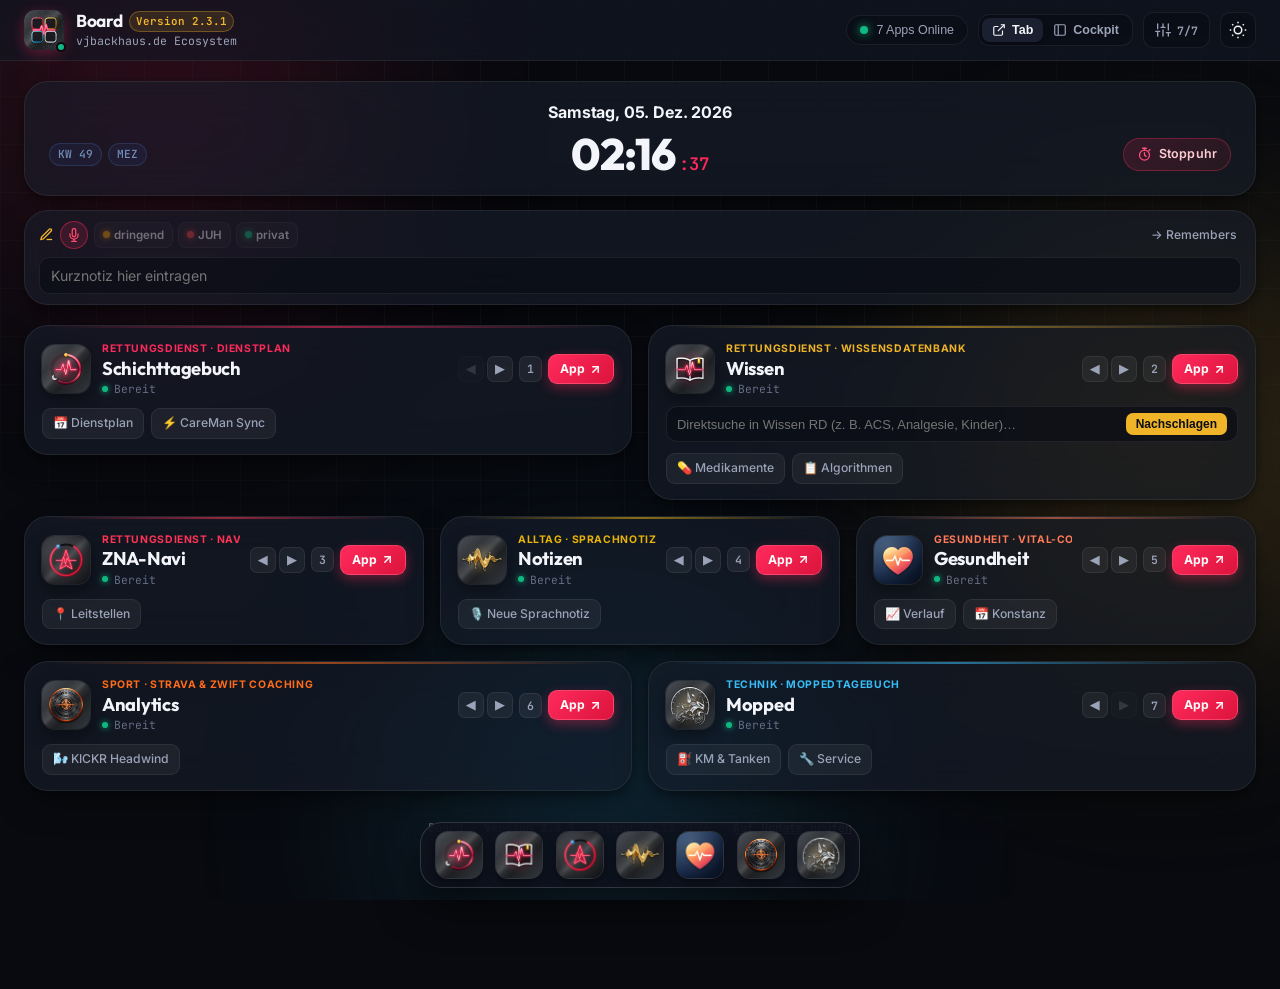
<file: index.html>
<!DOCTYPE html>
<html lang="de" data-theme="dark">
<head>
  <meta charset="UTF-8" />
  <meta name="viewport" content="width=device-width, initial-scale=1.0, viewport-fit=cover" id="viewport-meta" />
  <title>Board</title>
  <meta name="description" content="Zentrales Command-Center für Notizen, Schichttagebuch, Mopped, Gesundheit, ZNA-Navi, Analytics und Wissen." />
  <meta name="theme-color" content="#090b10" id="meta-theme-color" />
  <meta name="apple-mobile-web-app-capable" content="yes" />
  <meta name="apple-mobile-web-app-status-bar-style" content="black-translucent" />
  <meta name="apple-mobile-web-app-title" content="Board" />
  <link rel="manifest" href="manifest.webmanifest?v=39" />
  <link rel="icon" type="image/svg+xml" href="icons/dashboard.svg" />
  <link rel="alternate icon" type="image/png" href="icons/icon-192.png" />
  <link rel="apple-touch-icon" href="apple-touch-icon.png?v=2" />
  <link rel="apple-touch-icon" sizes="180x180" href="icons/apple-touch-icon.png?v=2" />
  <link rel="apple-touch-icon-precomposed" href="icons/apple-touch-icon.png?v=2" />
  <link rel="preconnect" href="https://fonts.googleapis.com" />
  <link rel="preconnect" href="https://fonts.gstatic.com" crossorigin />
  <link href="https://fonts.googleapis.com/css2?family=Inter:wght@400;500;600;700&family=JetBrains+Mono:wght@400;500;600&family=Outfit:wght@500;600;700;800&display=swap" rel="stylesheet" />
  <link rel="stylesheet" href="css/style.css?v=39" />
  <script>
    try {
      const savedTheme = localStorage.getItem('dashboard_theme') || 'dark';
      document.documentElement.dataset.theme = savedTheme;
      document.getElementById('meta-theme-color')?.setAttribute('content', savedTheme === 'light' ? '#f4f6fb' : '#090b10');
    } catch (e) {}
  </script>
</head>
<body>
  <!-- Ambient Background Mesh -->
  <div class="ambient-bg" aria-hidden="true">
    <div class="ambient-orb orb-1"></div>
    <div class="ambient-orb orb-2"></div>
    <div class="ambient-orb orb-3"></div>
    <div class="ambient-grid"></div>
  </div>

  <!-- Top Navigation / Status Bar -->
  <header class="top-bar">
    <div class="top-bar-inner">
      <div class="brand">
        <div class="brand-logo-wrap">
          <img src="icons/dashboard.svg" alt="Board Logo" class="brand-logo" />
          <span class="brand-pulse"></span>
        </div>
        <div class="brand-text">
          <div class="brand-title-row">
            <span class="brand-title">Board</span>
            <span class="version-badge" id="app-version-badge" title="Installierte Board-Version (Tippen zum Prüfen auf Updates)">Version 2.3.1</span>
          </div>
          <span class="brand-subtitle">vjbackhaus.de Ecosystem</span>
        </div>
      </div>

      <!-- Right Controls: Live Status, View Mode, Theme -->
      <div class="top-actions">
        <button type="button" class="status-pill" id="ping-all-btn" title="Live-Erreichbarkeit aller Apps prüfen">
          <span class="status-dot online" id="global-status-dot"></span>
          <span class="status-label" id="global-status-text">7 Apps Online</span>
        </button>

        <div class="segmented-control" role="group" aria-label="Öffnungsmodus">
          <button type="button" class="seg-btn active" data-launch-mode="tab" title="Apps in neuem Browser-Tab öffnen">
            <svg viewBox="0 0 24 24" fill="none" stroke="currentColor" stroke-width="2"><path d="M18 13v6a2 2 0 0 1-2 2H5a2 2 0 0 1-2-2V8a2 2 0 0 1 2-2h6"/><polyline points="15 3 21 3 21 9"/><line x1="10" y1="14" x2="21" y2="3"/></svg>
            <span>Tab</span>
          </button>
          <button type="button" class="seg-btn" data-launch-mode="cockpit" title="Apps direkt im integrierten Split-Cockpit öffnen">
            <svg viewBox="0 0 24 24" fill="none" stroke="currentColor" stroke-width="2"><rect x="3" y="3" width="18" height="18" rx="2"/><line x1="9" y1="3" x2="9" y2="21"/></svg>
            <span>Cockpit</span>
          </button>
        </div>

        <!-- Compact Filter Popover Button in Header -->
        <div class="filter-popover-wrap" id="filter-popover-wrap">
          <button type="button" class="filter-trigger-btn" id="filter-popover-btn" title="Sichtbare Apps auswählen" aria-expanded="false" aria-haspopup="true">
            <svg viewBox="0 0 24 24" fill="none" stroke="currentColor" stroke-width="2" stroke-linecap="round" stroke-linejoin="round">
              <line x1="4" y1="21" x2="4" y2="14"/><line x1="4" y1="10" x2="4" y2="3"/>
              <line x1="12" y1="21" x2="12" y2="12"/><line x1="12" y1="8" x2="12" y2="3"/>
              <line x1="20" y1="21" x2="20" y2="16"/><line x1="20" y1="12" x2="20" y2="3"/>
              <line x1="1" y1="14" x2="7" y2="14"/><line x1="9" y1="8" x2="15" y2="8"/><line x1="17" y1="16" x2="23" y2="16"/>
            </svg>
            <span class="filter-trigger-count" id="filter-trigger-count">7/7</span>
          </button>

          <div class="filter-popover glass-panel" id="filter-popover" hidden role="dialog" aria-label="Sichtbare Apps filtern">
            <div class="filter-popover-header">
              <span class="filter-popover-title">Sichtbare Apps</span>
              <div class="filter-popover-quick">
                <button type="button" class="filter-mini-link" id="filter-select-all">Alle</button>
              </div>
            </div>
            <div class="filter-popover-cats">
              <button type="button" class="filter-cat-pill" data-preset-cat="rettungsdienst">RD</button>
              <button type="button" class="filter-cat-pill" data-preset-cat="performance">Sport &amp; Vital</button>
              <button type="button" class="filter-cat-pill" data-preset-cat="alltag">Alltag</button>
            </div>
            <div class="filter-popover-list" id="filter-popover-list">
              <!-- Populated dynamically with all 7 apps + checkboxes -->
            </div>
            <div class="filter-popover-footer">
              <button type="button" class="filter-speech-btn" id="open-groq-settings-btn">
                <span>🎤 Sprach-KI (Groq)</span>
                <span class="groq-status-pill" id="groq-status-pill">Einrichten</span>
              </button>
            </div>
          </div>
        </div>

        <button type="button" class="icon-btn" id="theme-toggle" title="Design wechseln (Dark / Light)" aria-label="Design wechseln">
          <svg class="icon-sun" viewBox="0 0 24 24" fill="none" stroke="currentColor" stroke-width="2"><circle cx="12" cy="12" r="5"/><path d="M12 1v2M12 21v2M4.22 4.22l1.42 1.42M18.36 18.36l1.42 1.42M1 12h2M21 12h2M4.22 19.78l1.42-1.42M18.36 5.64l1.42-1.42"/></svg>
          <svg class="icon-moon" viewBox="0 0 24 24" fill="none" stroke="currentColor" stroke-width="2"><path d="M21 12.79A9 9 0 1 1 11.21 3 7 7 0 0 0 21 12.79z"/></svg>
        </button>
      </div>
    </div>
  </header>

  <!-- Update Available Banner (prominent clickable bar when a new version is detected) -->
  <button type="button" id="update-banner" class="update-banner" hidden>
    <span class="update-banner-pulse"></span>
    <span class="update-banner-text">
      🔄 Neue Version <strong id="update-version-text"></strong> verfügbar <span id="update-notes-text"></span> – <u>hier klicken zum Laden</u>
    </span>
  </button>

  <!-- Main Content Container -->
  <main class="dashboard-main" id="dashboard-main">
    <!-- Top Section: Clock & Date (1st), Quick Memo (2nd), Checkbox Category Filter (3rd) -->
    <section class="top-widgets-section">
      <!-- 1. Uhrzeit-Spalte ganz oben (Klick öffnet Chronograph Pro Stoppuhr) -->
      <div class="clock-card glass-panel clock-card-clickable" id="clock-card-trigger" role="button" tabindex="0" title="Tippen zum Öffnen der Chronograph-Stoppuhr" aria-label="Stoppuhr öffnen">
        <div class="clock-header">
          <span class="clock-date" id="live-date">Samstag, 21. Nov 2026</span>
        </div>
        <div class="clock-main-row">
          <div class="clock-side-meta">
            <span class="kw-badge" id="kw-badge" title="Aktuelle Kalenderwoche">KW 47</span>
            <span class="clock-tz">MEZ</span>
          </div>
          <div class="clock-time-wrap">
            <span class="clock-time" id="live-time">08:35</span>
            <span class="clock-seconds" id="live-seconds">:00</span>
          </div>
          <div class="clock-side-action">
            <div class="clock-chrono-pill" id="clock-chrono-pill" aria-live="off">
              <svg class="clock-chrono-icon" viewBox="0 0 24 24" fill="none" stroke="currentColor" stroke-width="2.1" stroke-linecap="round" stroke-linejoin="round" aria-hidden="true">
                <circle cx="12" cy="13" r="8"/>
                <path d="M12 9v4l2.5 2"/>
                <path d="M9 2h6"/>
                <path d="M12 2v3"/>
                <path d="M19 6l1.5-1.5"/>
              </svg>
              <span class="clock-chrono-dot" id="clock-chrono-dot" hidden></span>
              <span class="clock-chrono-label" id="clock-chrono-label">Stoppuhr</span>
            </div>
          </div>
        </div>
      </div>

      <!-- 2. Darunter das kompakte Memofenster -->
      <div class="scratchpad-card glass-panel" id="scratchpad-card">
        <div class="scratchpad-header">
          <div class="scratchpad-left-controls">
            <span class="scratchpad-title-wrap" title="Kurznotiz" aria-hidden="true">
              <svg viewBox="0 0 24 24" fill="none" stroke="currentColor" stroke-width="2" class="scratchpad-icon"><path d="M12 20h9"/><path d="M16.5 3.5a2.121 2.121 0 0 1 3 3L7 19l-4 1 1-4L16.5 3.5z"/></svg>
            </span>
            <button type="button" class="scratchpad-mic-btn" id="scratchpad-mic-btn" title="Kurznotiz per Sprache diktieren" aria-label="Kurznotiz per Sprache diktieren">
              <svg viewBox="0 0 24 24" fill="none" stroke="currentColor" stroke-width="2.2" stroke-linecap="round" stroke-linejoin="round">
                <path d="M12 1a3 3 0 0 0-3 3v8a3 3 0 0 0 6 0V4a3 3 0 0 0-3-3z"/>
                <path d="M19 10v2a7 7 0 0 1-14 0v-2"/>
                <line x1="12" y1="19" x2="12" y2="23"/>
                <line x1="8" y1="23" x2="16" y2="23"/>
              </svg>
            </button>
            <div class="memo-transfer-btns">
              <button type="button" class="memo-cat-btn cat-dringend" data-memo-cat="Dringend" title="In Rubrik 'Dringend' speichern & Feld leeren">
                <span class="memo-cat-dot"></span> dringend
              </button>
              <button type="button" class="memo-cat-btn cat-juh" data-memo-cat="JUH" title="In Rubrik 'JUH' speichern & Feld leeren">
                <span class="memo-cat-dot"></span> JUH
              </button>
              <button type="button" class="memo-cat-btn cat-privat" data-memo-cat="Privat" title="In Rubrik 'Privat' speichern & Feld leeren">
                <span class="memo-cat-dot"></span> privat
              </button>
            </div>
          </div>
          <div class="scratchpad-actions">
            <span class="scratchpad-saved" id="scratchpad-status">Gespeichert</span>
            <button type="button" class="scratchpad-save-btn" id="scratchpad-done-btn" hidden>Fertig ✓</button>
            <button type="button" id="scratchpad-open-notizen" class="scratchpad-link" title="Remembers direkt im Board öffnen">→ Remembers</button>
          </div>
        </div>
        <textarea id="quick-scratchpad" class="scratchpad-input" rows="1" placeholder="Kurznotiz hier eintragen"></textarea>
      </div>
    </section>

    <!-- Bento App Grid -->
    <section class="apps-section" aria-label="Deine Web-Apps">
      <div class="bento-grid" id="apps-grid">
        <!-- Populated dynamically by js/app.js -->
      </div>
    </section>

    <!-- App Footer with Version & Build Info -->
    <footer class="dashboard-footer">
      <span>Board · <strong id="footer-version">Version 2.3.1</strong></span>
      <span>·</span>
      <span id="footer-date">Stand 21.11.2026</span>
      <span>·</span>
      <button type="button" class="footer-check-btn" id="footer-update-check">Auf Update prüfen</button>
    </footer>
  </main>

  <!-- Integrated Split-View / App Cockpit Drawer -->
  <aside class="cockpit-drawer" id="cockpit-drawer" aria-hidden="true">
    <div class="cockpit-header">
      <button type="button" class="cockpit-back-btn" id="cockpit-back-board" title="Zurück zum Board (Esc)">
        <svg viewBox="0 0 24 24" fill="none" stroke="currentColor" stroke-width="2.4" stroke-linecap="round" stroke-linejoin="round"><polyline points="15 18 9 12 15 6"/></svg>
        <span>Board</span>
      </button>

      <div class="cockpit-app-info">
        <img src="icons/dashboard.svg" alt="" class="cockpit-app-icon" id="cockpit-icon" />
        <div>
          <h3 class="cockpit-app-title" id="cockpit-title">App Vorschau</h3>
          <span class="cockpit-app-url" id="cockpit-url">https://…</span>
        </div>
      </div>

      <div class="cockpit-app-switcher" id="cockpit-switcher" aria-label="Schnellwechsel im Cockpit"></div>

      <div class="cockpit-controls">
        <button type="button" class="cockpit-btn" id="cockpit-reload" title="App neu laden">
          <svg viewBox="0 0 24 24" fill="none" stroke="currentColor" stroke-width="2"><path d="M21 2v6h-6"/><path d="M3 12a9 9 0 0 1 15-6.7L21 8"/><path d="M3 22v-6h6"/><path d="M21 12a9 9 0 0 1-15 6.7L3 16"/></svg>
        </button>
        <button type="button" class="cockpit-btn" id="cockpit-expand" title="Breite umschalten (Split / Vollbild)">
          <svg viewBox="0 0 24 24" fill="none" stroke="currentColor" stroke-width="2"><polyline points="15 3 21 3 21 9"/><polyline points="9 21 3 21 3 15"/><line x1="21" y1="3" x2="14" y2="10"/><line x1="3" y1="21" x2="10" y2="14"/></svg>
        </button>
        <a href="#" target="_blank" rel="noopener" class="cockpit-btn primary" id="cockpit-open-external" title="In eigenem Tab öffnen">
          <span class="cockpit-ext-label">Tab</span>
          <svg viewBox="0 0 24 24" fill="none" stroke="currentColor" stroke-width="2"><path d="M18 13v6a2 2 0 0 1-2 2H5a2 2 0 0 1-2-2V8a2 2 0 0 1 2-2h6"/><polyline points="15 3 21 3 21 9"/><line x1="10" y1="14" x2="21" y2="3"/></svg>
        </a>
      </div>
    </div>
    <div class="cockpit-body">
      <div class="cockpit-share-bar" id="cockpit-share-bar" hidden>
        <span class="cockpit-share-label">Notiz zum Weiterleiten bereit</span>
        <div class="cockpit-share-actions">
          <button type="button" class="cockpit-share-primary" id="cockpit-share-trigger">Jetzt teilen ↗</button>
          <button type="button" class="cockpit-share-secondary" id="cockpit-share-copy">Kopieren</button>
          <button type="button" class="cockpit-share-close" id="cockpit-share-dismiss" aria-label="Schließen">✕</button>
        </div>
      </div>
      <div class="cockpit-loader" id="cockpit-loader">
        <div class="spinner"></div>
        <span>Lade Web-App…</span>
      </div>
      <iframe id="cockpit-iframe"
              class="cockpit-iframe"
              title="Integrierte Web-App Ansicht"
              allow="geolocation *; microphone *; camera *; clipboard-read *; clipboard-write *; web-share *; fullscreen *; autoplay *; wake-lock *; bluetooth *"></iframe>
    </div>
  </aside>
  <div class="cockpit-backdrop" id="cockpit-backdrop" hidden></div>

  <!-- Floating MacOS-Inspired Quick Dock -->
  <nav class="floating-dock" aria-label="Schnellstart-Dock">
    <div class="dock-inner" id="dock-inner">
      <!-- Populated dynamically with the 7 app icons -->
    </div>
  </nav>

  <!-- Hidden background bridge iframe for silent Notizen transfer & status -->
  <iframe id="notizen-bridge-iframe" src="https://remembers.vjbackhaus.de/" title="Notizen Hintergrund-Sync" aria-hidden="true" tabindex="-1" style="position:fixed;width:1px;height:1px;opacity:0;pointer-events:none;border:0;left:-9999px;top:-9999px;"></iframe>

  <!-- Groq Whisper Speech-to-Text Setup Modal -->
  <div class="groq-modal-backdrop" id="groq-modal-backdrop" hidden>
    <div class="groq-modal glass-panel" role="dialog" aria-modal="true" aria-labelledby="groq-modal-title">
      <div class="groq-modal-header">
        <h3 id="groq-modal-title">🎤 Sprach-KI (Groq Whisper)</h3>
        <button type="button" class="groq-modal-close" id="groq-modal-close" aria-label="Schließen">✕</button>
      </div>
      <p class="groq-modal-desc">
        Für unbegrenztes, blitzschnelles Diktieren auf dem iPhone (auch im RTW &amp; beliebig oft hintereinander) nutzt das Board <strong>Groq Whisper Large v3</strong> – 100 % kostenlos, ohne Kreditkarte.
      </p>
      <ol class="groq-modal-steps">
        <li>
          <a href="https://console.groq.com/keys" target="_blank" rel="noopener" class="groq-key-link">Kostenlosen Groq-Key holen (console.groq.com) ↗</a>
        </li>
        <li>Mit Google/E-Mail anmelden → <strong>„Create API Key“</strong> → Key (<code>gsk_…</code>) kopieren.</li>
        <li>Key hier einfügen (bleibt nur lokal auf deinem Gerät):</li>
      </ol>
      <div class="groq-input-wrap">
        <input type="password" id="groq-api-key-input" class="groq-key-input" placeholder="gsk_…" autocomplete="off" autocapitalize="off" autocorrect="off" spellcheck="false" />
        <button type="button" class="groq-eye-btn" id="groq-toggle-visibility" title="Anzeigen / Verbergen" aria-label="Key anzeigen">👁</button>
      </div>
      <div class="groq-modal-status" id="groq-modal-status"></div>
      <div class="groq-modal-actions">
        <button type="button" class="groq-btn-danger" id="groq-delete-btn" hidden>Löschen</button>
        <div class="groq-modal-actions-right">
          <button type="button" class="groq-btn-secondary" id="groq-cancel-btn">Abbrechen</button>
          <button type="button" class="groq-btn-primary" id="groq-save-btn">Testen &amp; Speichern</button>
        </div>
      </div>
    </div>
  </div>

  <!-- Chronograph Pro · Carbon Crimson Stopwatch Modal -->
  <div class="chrono-modal-backdrop" id="chrono-modal-backdrop" hidden>
    <div class="chrono-modal" id="chrono-modal" role="dialog" aria-modal="true" aria-labelledby="chrono-modal-title">
      <div class="chrono-modal-header">
        <div class="chrono-title-group">
          <span class="chrono-live-indicator" id="chrono-live-indicator"></span>
          <div>
            <h3 id="chrono-modal-title" class="chrono-modal-title">Chronograph Pro</h3>
            <span class="chrono-modal-sub">Carbon Crimson · 1/100 s</span>
          </div>
        </div>
        <button type="button" class="chrono-close-btn" id="chrono-close-btn" title="Schließen (Stoppuhr läuft weiter)" aria-label="Schließen">✕</button>
      </div>

      <div class="chrono-body">
        <!-- Analog + Digital Dial -->
        <div class="chrono-dial-column">
          <div class="chrono-dial-wrap">
            <svg id="chrono-svg" class="chrono-svg" viewBox="0 0 260 260" aria-hidden="true">
              <defs>
                <radialGradient id="chronoDialBg" cx="50%" cy="34%" r="68%">
                  <stop offset="0%" stop-color="#35131e" />
                  <stop offset="56%" stop-color="#17090e" />
                  <stop offset="100%" stop-color="#080305" />
                </radialGradient>
                <linearGradient id="chronoBezelGrad" x1="0%" y1="0%" x2="100%" y2="100%">
                  <stop offset="0%" stop-color="#ff2a5c" />
                  <stop offset="48%" stop-color="#dc2626" />
                  <stop offset="100%" stop-color="#fb7185" />
                </linearGradient>
                <radialGradient id="chronoSubdialBg" cx="50%" cy="40%" r="65%">
                  <stop offset="0%" stop-color="#1d0b11" />
                  <stop offset="100%" stop-color="#090306" />
                </radialGradient>
                <filter id="chronoCrimsonGlow" x="-25%" y="-25%" width="150%" height="150%">
                  <feGaussianBlur stdDeviation="2.4" result="blur" />
                  <feMerge>
                    <feMergeNode in="blur" />
                    <feMergeNode in="SourceGraphic" />
                  </feMerge>
                </filter>
              </defs>

              <!-- Outer Brushed Carbon Bezel & Crimson Ring -->
              <circle cx="130" cy="130" r="124" fill="#0d0609" stroke="rgba(255,255,255,0.08)" stroke-width="1.5" />
              <circle cx="130" cy="130" r="118" fill="url(#chronoDialBg)" stroke="url(#chronoBezelGrad)" stroke-width="3.6" />
              <circle cx="130" cy="130" r="108" fill="none" stroke="rgba(255,42,92,0.28)" stroke-width="1" />
              <circle cx="130" cy="130" r="76" fill="none" stroke="rgba(255,255,255,0.045)" stroke-width="1" />

              <!-- Precision 60-sec & 1/5-sec ticks (generated in JS) -->
              <g id="chrono-ticks"></g>

              <!-- 30-Minute Totalizer Subdial (12 o'clock) -->
              <circle cx="130" cy="82" r="27" fill="url(#chronoSubdialBg)" stroke="rgba(255,42,92,0.52)" stroke-width="1.25" />
              <g id="chrono-subticks"></g>
              <text x="130" y="65" text-anchor="middle" fill="#fda4af" font-size="8" font-weight="700" font-family="JetBrains Mono, ui-monospace, monospace">30</text>
              <text x="149" y="85" text-anchor="middle" fill="#fda4af" font-size="8" font-weight="700" font-family="JetBrains Mono, ui-monospace, monospace">10</text>
              <text x="111" y="85" text-anchor="middle" fill="#fda4af" font-size="8" font-weight="700" font-family="JetBrains Mono, ui-monospace, monospace">20</text>
              <line id="chrono-min-hand" x1="130" y1="82" x2="130" y2="60" stroke="#ffffff" stroke-width="2.2" stroke-linecap="round" />
              <circle cx="130" cy="82" r="3" fill="#ff2a5c" stroke="#ffffff" stroke-width="0.9" />

              <!-- Recessed Digital Readout Window (6 o'clock) -->
              <rect x="74" y="158" width="112" height="29" rx="8" fill="#090306" stroke="rgba(255,42,92,0.55)" stroke-width="1.25" />
              <text id="chrono-digital" x="130" y="177.5" text-anchor="middle" fill="#fff1f2" font-size="15.5" font-weight="700" font-family="JetBrains Mono, ui-monospace, monospace">00:00.00</text>

              <!-- Previous Lap Ghost Hand (visible once >= 1 lap recorded) -->
              <g id="chrono-lap-hand" opacity="0">
                <line x1="130" y1="130" x2="130" y2="30" stroke="rgba(255, 241, 242, 0.32)" stroke-width="1.6" stroke-dasharray="3 3" stroke-linecap="round" />
              </g>

              <!-- Primary Dual-Tone Crimson & White Sweep Second Hand -->
              <g id="chrono-sec-hand" filter="url(#chronoCrimsonGlow)">
                <line x1="130" y1="154" x2="130" y2="24" stroke="#ff2a5c" stroke-width="2.8" stroke-linecap="round" />
                <line x1="130" y1="47" x2="130" y2="24" stroke="#ffffff" stroke-width="2.8" stroke-linecap="round" />
                <circle cx="130" cy="150" r="2.8" fill="#ff2a5c" />
                <circle cx="130" cy="130" r="6" fill="#ff2a5c" stroke="#ffffff" stroke-width="1.8" />
                <circle cx="130" cy="130" r="2" fill="#090306" />
              </g>
            </svg>
          </div>

          <div class="chrono-live-lap-bar">
            <span class="chrono-lap-badge" id="chrono-current-lap-label">Runde 1</span>
            <span class="chrono-lap-time" id="chrono-current-lap-time">00:00.00</span>
          </div>

          <!-- Ergonomic Pushers -->
          <div class="chrono-pushers">
            <button type="button" class="chrono-btn chrono-btn-secondary" id="chrono-sec-btn" disabled>Reset</button>
            <button type="button" class="chrono-btn chrono-btn-primary" id="chrono-pri-btn">Start</button>
          </div>
        </div>

        <!-- Lap Protocol Column -->
        <div class="chrono-laps-column">
          <div class="chrono-laps-header">
            <span class="chrono-laps-title">Rundenprotokoll</span>
            <button type="button" class="chrono-copy-btn" id="chrono-copy-btn" hidden title="Rundenzeiten kopieren">Kopieren</button>
          </div>
          <div class="chrono-laps-cols">
            <span>#</span>
            <span>Runde</span>
            <span>Gesamt</span>
            <span class="text-right">Uhrzeit</span>
          </div>
          <div class="chrono-laps-list" id="chrono-laps-list"></div>
        </div>
      </div>
    </div>
  </div>

  <!-- Toast Notification -->
  <div class="toast-container" id="toast-container" aria-live="polite"></div>

  <script src="js/app.js?v=39"></script>
</body>
</html>
</file>
<file: css/style.css>
/* ==========================================================================
   Command Hub · App-Dashboard — Modern Spatial & Bento Design System
   ========================================================================== */

:root {
  /* Dark Theme (Default Obsidian Glass) */
  --bg-base: #080a0f;
  --bg-elevated: rgba(19, 23, 34, 0.72);
  --bg-card: rgba(23, 28, 41, 0.68);
  --bg-card-hover: rgba(30, 36, 54, 0.84);
  --bg-glass-strong: rgba(15, 18, 28, 0.88);
  --bg-input: rgba(10, 13, 20, 0.65);

  --text-primary: #f3f5fa;
  --text-secondary: #9ba3b8;
  --text-muted: #646d85;

  --border-subtle: rgba(255, 255, 255, 0.07);
  --border-highlight: rgba(255, 255, 255, 0.15);
  --card-shadow: 0 14px 36px -10px rgba(0, 0, 0, 0.55), 0 2px 8px rgba(0, 0, 0, 0.35);

  --accent-primary: #ff2a5c;
  --accent-gold: #f5b82e;
  --accent-cyan: #38bdf8;
  --accent-emerald: #10b981;

  --radius-xl: 24px;
  --radius-lg: 18px;
  --radius-md: 12px;
  --radius-sm: 8px;

  --font-sans: 'Inter', -apple-system, BlinkMacSystemFont, sans-serif;
  --font-display: 'Outfit', -apple-system, BlinkMacSystemFont, sans-serif;
  --font-mono: 'JetBrains Mono', monospace;
}

html[data-theme="light"] {
  --bg-base: #f2f5fa;
  --bg-elevated: rgba(255, 255, 255, 0.82);
  --bg-card: rgba(255, 255, 255, 0.78);
  --bg-card-hover: rgba(255, 255, 255, 0.96);
  --bg-glass-strong: rgba(248, 250, 254, 0.94);
  --bg-input: rgba(237, 241, 248, 0.85);

  --text-primary: #111625;
  --text-secondary: #4f5973;
  --text-muted: #7c86a1;

  --border-subtle: rgba(15, 23, 42, 0.08);
  --border-highlight: rgba(15, 23, 42, 0.16);
  --card-shadow: 0 12px 32px -8px rgba(15, 23, 42, 0.08), 0 2px 6px rgba(15, 23, 42, 0.04);
}

*, *::before, *::after {
  box-sizing: border-box;
  margin: 0;
  padding: 0;
}

html {
  -webkit-text-size-adjust: 100%;
  scroll-behavior: smooth;
  overflow-x: hidden;
  max-width: 100%;
  overscroll-behavior-x: none;
}

body {
  background-color: var(--bg-base);
  color: var(--text-primary);
  font-family: var(--font-sans);
  line-height: 1.5;
  min-height: 100vh;
  width: 100%;
  max-width: 100%;
  overflow-x: hidden;
  overscroll-behavior-x: none;
  touch-action: pan-y;
  padding-bottom: calc(108px + env(safe-area-inset-bottom));
  -webkit-font-smoothing: antialiased;
  transition: background-color 0.3s ease, color 0.3s ease;
}

/* ==========================================================================
   Ambient Background Mesh & Grid
   ========================================================================== */
.ambient-bg {
  position: fixed;
  inset: 0;
  z-index: -1;
  overflow: hidden;
  pointer-events: none;
}

.ambient-orb {
  position: absolute;
  border-radius: 50%;
  filter: blur(110px);
  opacity: 0.26;
  transition: opacity 0.4s ease;
  animation: floatOrb 22s ease-in-out infinite alternate;
}

html[data-theme="light"] .ambient-orb {
  opacity: 0.16;
}

.orb-1 {
  width: 560px;
  height: 560px;
  background: radial-gradient(circle, #ff2a5c 0%, transparent 70%);
  top: -180px;
  left: -120px;
}

.orb-2 {
  width: 620px;
  height: 620px;
  background: radial-gradient(circle, #f5b82e 0%, transparent 70%);
  top: 15%;
  right: -200px;
  animation-delay: -7s;
}

.orb-3 {
  width: 580px;
  height: 580px;
  background: radial-gradient(circle, #38bdf8 0%, transparent 70%);
  bottom: -200px;
  left: 25%;
  animation-delay: -14s;
}

@keyframes floatOrb {
  0% { transform: translate(0, 0) scale(1); }
  100% { transform: translate(40px, 30px) scale(1.08); }
}

.ambient-grid {
  position: absolute;
  inset: 0;
  background-image: 
    linear-gradient(to right, var(--border-subtle) 1px, transparent 1px),
    linear-gradient(to bottom, var(--border-subtle) 1px, transparent 1px);
  background-size: 48px 48px;
  mask-image: radial-gradient(ellipse 80% 60% at 50% 25%, #000 30%, transparent 100%);
  -webkit-mask-image: radial-gradient(ellipse 80% 60% at 50% 25%, #000 30%, transparent 100%);
  opacity: 0.45;
}

/* ==========================================================================
   Shared Glass Panel
   ========================================================================== */
.glass-panel {
  background: var(--bg-card);
  backdrop-filter: blur(22px) saturate(160%);
  -webkit-backdrop-filter: blur(22px) saturate(160%);
  border: 1px solid var(--border-subtle);
  border-radius: var(--radius-xl);
  box-shadow: var(--card-shadow);
}

kbd {
  display: inline-flex;
  align-items: center;
  justify-content: center;
  font-family: var(--font-mono);
  font-size: 0.74rem;
  font-weight: 600;
  padding: 2px 6px;
  border-radius: 6px;
  background: rgba(255, 255, 255, 0.08);
  border: 1px solid var(--border-highlight);
  color: var(--text-primary);
  line-height: 1.2;
}

html[data-theme="light"] kbd {
  background: rgba(15, 23, 42, 0.06);
}

/* ==========================================================================
   Top Navigation Bar
   ========================================================================== */
.top-bar {
  position: sticky;
  top: 0;
  z-index: 40;
  background: var(--bg-elevated);
  backdrop-filter: blur(24px) saturate(180%);
  -webkit-backdrop-filter: blur(24px) saturate(180%);
  border-bottom: 1px solid var(--border-subtle);
  padding: calc(env(safe-area-inset-top) + 10px) 24px 10px;
}

.top-bar-inner {
  max-width: 1380px;
  margin: 0 auto;
  display: flex;
  align-items: center;
  justify-content: space-between;
  gap: 16px;
}

.brand {
  display: flex;
  align-items: center;
  gap: 12px;
  flex-shrink: 0;
}

.brand-logo-wrap {
  position: relative;
  width: 40px;
  height: 40px;
}

.brand-logo {
  width: 100%;
  height: 100%;
  border-radius: 11px;
  box-shadow: 0 4px 14px rgba(255, 42, 92, 0.3);
}

.brand-pulse {
  position: absolute;
  bottom: -2px;
  right: -2px;
  width: 10px;
  height: 10px;
  border-radius: 50%;
  background: var(--accent-emerald);
  border: 2px solid var(--bg-base);
}

.brand-text {
  display: flex;
  flex-direction: column;
}

.brand-title-row {
  display: flex;
  align-items: center;
  gap: 7px;
}

.brand-title {
  font-family: var(--font-display);
  font-weight: 700;
  font-size: 1.08rem;
  letter-spacing: -0.02em;
  line-height: 1.15;
}

.version-badge {
  font-family: var(--font-mono);
  font-size: 0.68rem;
  font-weight: 600;
  padding: 1px 6px;
  border-radius: 999px;
  background: rgba(245, 184, 46, 0.12);
  border: 1px solid rgba(245, 184, 46, 0.32);
  color: var(--accent-gold);
  cursor: pointer;
  white-space: nowrap;
  transition: all 0.16s ease;
}

.version-badge:hover {
  background: rgba(245, 184, 46, 0.24);
}

.update-banner {
  display: flex;
  align-items: center;
  justify-content: center;
  gap: 10px;
  width: calc(100% - 32px);
  max-width: 1332px;
  margin: 12px auto 0;
  padding: 12px 18px;
  border-radius: 14px;
  border: 1px solid rgba(245, 184, 46, 0.65);
  background: linear-gradient(135deg, rgba(245, 184, 46, 0.24), rgba(255, 42, 92, 0.24));
  box-shadow: 0 8px 26px rgba(245, 184, 46, 0.18);
  color: var(--text-primary);
  font-size: 0.88rem;
  font-weight: 600;
  text-align: center;
  cursor: pointer;
  transition: transform 0.18s ease, box-shadow 0.18s ease;
}

.update-banner:hover {
  transform: translateY(-1px);
  box-shadow: 0 10px 30px rgba(245, 184, 46, 0.28);
}

.update-banner-pulse {
  width: 9px;
  height: 9px;
  border-radius: 50%;
  background: var(--accent-gold);
  box-shadow: 0 0 10px var(--accent-gold);
  animation: pulseDot 0.9s infinite alternate;
  flex-shrink: 0;
}

.update-banner[hidden] {
  display: none;
}

.dashboard-footer {
  display: flex;
  flex-wrap: wrap;
  align-items: center;
  justify-content: center;
  gap: 8px;
  padding: 8px 12px 4px;
  font-size: 0.75rem;
  color: var(--text-muted);
  font-family: var(--font-mono);
}

.footer-check-btn {
  border: none;
  background: transparent;
  color: var(--text-secondary);
  font-family: var(--font-mono);
  font-size: 0.75rem;
  text-decoration: underline;
  cursor: pointer;
}

.footer-check-btn:hover {
  color: var(--accent-gold);
}

.brand-subtitle {
  font-size: 0.72rem;
  color: var(--text-secondary);
  font-family: var(--font-mono);
}

/* Command Trigger Button */
.cmd-trigger {
  flex: 1;
  max-width: 460px;
  display: flex;
  align-items: center;
  gap: 10px;
  padding: 9px 14px;
  border-radius: 999px;
  background: var(--bg-input);
  border: 1px solid var(--border-subtle);
  color: var(--text-secondary);
  font-family: var(--font-sans);
  font-size: 0.86rem;
  cursor: pointer;
  transition: all 0.2s ease;
}

.cmd-trigger:hover {
  border-color: var(--border-highlight);
  color: var(--text-primary);
  box-shadow: 0 0 0 3px rgba(255, 42, 92, 0.12);
}

.cmd-trigger-icon {
  width: 16px;
  height: 16px;
  flex-shrink: 0;
  opacity: 0.75;
}

.cmd-trigger-text {
  flex: 1;
  text-align: left;
  white-space: nowrap;
  overflow: hidden;
  text-overflow: ellipsis;
}

/* Right Actions */
.top-actions {
  display: flex;
  align-items: center;
  gap: 10px;
  flex-shrink: 0;
}

.status-pill {
  display: inline-flex;
  align-items: center;
  gap: 8px;
  padding: 7px 13px;
  border-radius: 999px;
  background: var(--bg-input);
  border: 1px solid var(--border-subtle);
  color: var(--text-secondary);
  font-size: 0.78rem;
  font-weight: 500;
  cursor: pointer;
  transition: all 0.2s ease;
}

.status-pill:hover {
  border-color: var(--border-highlight);
  color: var(--text-primary);
}

.status-dot {
  width: 8px;
  height: 8px;
  border-radius: 50%;
  background: var(--accent-emerald);
  box-shadow: 0 0 10px var(--accent-emerald);
}

.status-dot.checking {
  background: var(--accent-gold);
  box-shadow: 0 0 10px var(--accent-gold);
  animation: pulseDot 1s infinite alternate;
}

@keyframes pulseDot {
  from { opacity: 0.4; transform: scale(0.85); }
  to { opacity: 1; transform: scale(1.2); }
}

.segmented-control {
  display: inline-flex;
  background: var(--bg-input);
  padding: 3px;
  border-radius: 11px;
  border: 1px solid var(--border-subtle);
}

.seg-btn {
  display: inline-flex;
  align-items: center;
  gap: 6px;
  padding: 5px 10px;
  border-radius: 8px;
  border: none;
  background: transparent;
  color: var(--text-secondary);
  font-size: 0.78rem;
  font-weight: 600;
  cursor: pointer;
  transition: all 0.18s ease;
}

.seg-btn svg {
  width: 14px;
  height: 14px;
}

.seg-btn.active {
  background: var(--bg-card-hover);
  color: var(--text-primary);
  box-shadow: 0 2px 6px rgba(0, 0, 0, 0.22);
}

.icon-btn {
  width: 36px;
  height: 36px;
  border-radius: 10px;
  border: 1px solid var(--border-subtle);
  background: var(--bg-input);
  color: var(--text-primary);
  display: grid;
  place-items: center;
  cursor: pointer;
  transition: all 0.2s ease;
}

.icon-btn:hover {
  border-color: var(--border-highlight);
  transform: translateY(-1px);
}

.icon-btn svg {
  width: 18px;
  height: 18px;
}

html[data-theme="dark"] .icon-moon { display: none; }
html[data-theme="light"] .icon-sun { display: none; }

/* ==========================================================================
   Main Layout & Top Widgets (Clock 1st, Memo 2nd, Filter Bar 3rd)
   ========================================================================== */
.dashboard-main {
  max-width: 1380px;
  margin: 0 auto;
  padding: 20px 24px 40px;
  display: flex;
  flex-direction: column;
  gap: 20px;
  transition: padding-right 0.35s cubic-bezier(0.22, 1, 0.36, 1);
}

.top-widgets-section {
  display: flex;
  flex-direction: column;
  gap: 14px;
}

.clock-card {
  padding: 18px 24px;
  display: flex;
  flex-direction: column;
  gap: 8px;
}

.clock-card-clickable {
  cursor: pointer;
  user-select: none;
  -webkit-tap-highlight-color: transparent;
  transition: transform 0.16s ease, border-color 0.2s ease, box-shadow 0.2s ease, background-color 0.2s ease;
}

.clock-card-clickable:hover {
  border-color: rgba(255, 42, 92, 0.36);
  box-shadow: 0 14px 36px -12px rgba(255, 42, 92, 0.22), var(--card-shadow);
}

.clock-card-clickable:active {
  transform: scale(0.992);
}

.clock-card-clickable:focus-visible {
  outline: 2px solid rgba(255, 42, 92, 0.7);
  outline-offset: 2px;
}

.clock-header {
  display: flex;
  justify-content: center;
  align-items: center;
  text-align: center;
  font-size: 0.82rem;
  color: var(--text-secondary);
  font-weight: 500;
}

.clock-date {
  font-size: 1rem;
  font-weight: 700;
  color: var(--text-primary);
  letter-spacing: -0.01em;
}

.clock-main-row {
  display: grid;
  grid-template-columns: 1fr auto 1fr;
  align-items: center;
  gap: 10px;
}

.clock-side-meta {
  display: flex;
  align-items: center;
  gap: 6px;
  justify-self: start;
}

.clock-side-action {
  justify-self: end;
}

.kw-badge,
.clock-tz {
  display: inline-flex;
  align-items: center;
  padding: 2px 8px;
  border-radius: 999px;
  font-size: 0.7rem;
  font-weight: 500;
  font-family: var(--font-mono);
  color: rgba(147, 184, 232, 0.74);
  border: 1px solid rgba(96, 150, 220, 0.18);
  background: rgba(59, 130, 246, 0.07);
  white-space: nowrap;
}

html[data-theme="light"] .kw-badge,
html[data-theme="light"] .clock-tz {
  color: #4b6c96;
  border-color: rgba(59, 130, 246, 0.22);
  background: rgba(59, 130, 246, 0.08);
}

.clock-time-wrap {
  display: flex;
  align-items: baseline;
  justify-content: center;
  justify-self: center;
  gap: 4px;
}

.clock-time {
  font-family: var(--font-display);
  font-size: clamp(2.05rem, 4.5vw, 2.75rem);
  font-weight: 800;
  letter-spacing: -0.03em;
  line-height: 1;
}

.clock-seconds {
  font-family: var(--font-mono);
  font-size: 1.08rem;
  color: var(--accent-primary);
  font-weight: 600;
}

.clock-chrono-pill {
  display: inline-flex;
  align-items: center;
  gap: 7px;
  padding: 6px 13px;
  border-radius: 999px;
  font-size: 0.78rem;
  font-weight: 600;
  color: #fecdd3;
  background: linear-gradient(135deg, rgba(255, 42, 92, 0.16), rgba(220, 38, 38, 0.09));
  border: 1px solid rgba(255, 42, 92, 0.34);
  transition: background 0.2s ease, border-color 0.2s ease, box-shadow 0.2s ease, transform 0.16s ease;
}

@media (max-width: 520px) {
  .clock-main-row {
    gap: 6px;
  }

  .clock-side-meta {
    flex-direction: column;
    align-items: flex-start;
    gap: 3px;
  }

  .kw-badge,
  .clock-tz {
    font-size: 0.65rem;
    padding: 1.5px 7px;
  }

  .clock-chrono-pill {
    padding: 5px 10px;
    font-size: 0.72rem;
    gap: 5px;
  }
}

.clock-card-clickable:hover .clock-chrono-pill {
  background: linear-gradient(135deg, rgba(255, 42, 92, 0.26), rgba(220, 38, 38, 0.16));
  border-color: rgba(255, 42, 92, 0.56);
  box-shadow: 0 0 16px rgba(255, 42, 92, 0.22);
}

html[data-theme="light"] .clock-chrono-pill {
  color: #be123c;
  background: rgba(255, 42, 92, 0.09);
  border-color: rgba(255, 42, 92, 0.28);
}

.clock-chrono-pill.is-running {
  background: linear-gradient(135deg, rgba(255, 42, 92, 0.28), rgba(185, 28, 28, 0.22));
  border-color: rgba(255, 42, 92, 0.72);
  color: #fff1f2;
  box-shadow: 0 0 18px rgba(255, 42, 92, 0.32);
}

html[data-theme="light"] .clock-chrono-pill.is-running {
  background: #ff2a5c;
  border-color: #e11d48;
  color: #ffffff;
}

.clock-chrono-pill.is-paused {
  border-color: rgba(245, 184, 46, 0.55);
  color: #fde68a;
  background: rgba(245, 184, 46, 0.14);
}

html[data-theme="light"] .clock-chrono-pill.is-paused {
  color: #92400e;
  background: rgba(245, 184, 46, 0.22);
}

.clock-chrono-icon {
  width: 15px;
  height: 15px;
  flex-shrink: 0;
  color: #ff4d79;
}

.clock-chrono-pill.is-running .clock-chrono-icon,
.clock-chrono-pill.is-paused .clock-chrono-icon {
  display: none;
}

.clock-chrono-dot {
  width: 8px;
  height: 8px;
  border-radius: 50%;
  background: #ff2a5c;
  box-shadow: 0 0 8px #ff2a5c;
  flex-shrink: 0;
}

.clock-chrono-pill.is-running .clock-chrono-dot {
  animation: chronoPulseDot 1.1s ease-in-out infinite;
}

.clock-chrono-pill.is-paused .clock-chrono-dot {
  background: #f5b82e;
  box-shadow: 0 0 8px rgba(245, 184, 46, 0.7);
  animation: none;
}

.clock-chrono-label {
  font-family: var(--font-sans);
  letter-spacing: 0.01em;
}

.clock-chrono-pill.is-running .clock-chrono-label,
.clock-chrono-pill.is-paused .clock-chrono-label {
  font-family: var(--font-mono);
  font-variant-numeric: tabular-nums;
  font-weight: 700;
}

@keyframes chronoPulseDot {
  0%, 100% { opacity: 1; transform: scale(1); }
  50% { opacity: 0.35; transform: scale(0.75); }
}

/* Scratchpad Widget (Directly below Clock) */
.scratchpad-card {
  padding: 10px 14px;
  display: flex;
  flex-direction: column;
  gap: 8px;
}

.scratchpad-header {
  display: flex;
  align-items: center;
  justify-content: space-between;
  gap: 6px;
  font-size: 0.8rem;
  font-weight: 600;
  white-space: nowrap;
}

.scratchpad-left-controls {
  display: flex;
  align-items: center;
  gap: 6px;
  min-width: 0;
  flex-wrap: nowrap;
}

.scratchpad-title-wrap {
  display: inline-flex;
  align-items: center;
  color: var(--accent-gold);
  flex-shrink: 0;
}

.scratchpad-icon {
  width: 15px;
  height: 15px;
}

.scratchpad-actions {
  display: flex;
  align-items: center;
  gap: 6px;
  flex-shrink: 0;
}

.scratchpad-saved {
  display: none;
  font-size: 0.7rem;
  color: var(--text-muted);
  white-space: nowrap;
}

.scratchpad-saved.recording {
  display: inline-flex;
  align-items: center;
  color: #ff4a70;
  font-weight: 700;
}

.scratchpad-link[hidden] {
  display: none;
}

.scratchpad-save-btn {
  padding: 3px 10px;
  border-radius: 999px;
  border: none;
  background: var(--accent-gold);
  color: #0b0d13;
  font-size: 0.74rem;
  font-weight: 700;
  white-space: nowrap;
  flex-shrink: 0;
  cursor: pointer;
  transition: transform 0.15s ease;
}

.scratchpad-mic-frame {
  width: 28px;
  height: 28px;
  border: 0;
  background: transparent;
  flex-shrink: 0;
  display: block;
  overflow: hidden;
  border-radius: 50%;
}

.scratchpad-mic-btn {
  width: 28px;
  height: 28px;
  border-radius: 50%;
  border: 1px solid rgba(255, 42, 92, 0.45);
  background: rgba(255, 42, 92, 0.14);
  color: #ff4a70;
  display: inline-grid;
  place-items: center;
  flex-shrink: 0;
  cursor: pointer;
  transition: all 0.16s ease;
}

.scratchpad-mic-btn svg {
  width: 14px;
  height: 14px;
}

.scratchpad-mic-btn:hover {
  background: rgba(255, 42, 92, 0.28);
  color: #ffffff;
  transform: scale(1.06);
}

.scratchpad-mic-btn.recording {
  background: linear-gradient(135deg, #ff2a5c, #dc143c);
  color: #ffffff;
  border-color: transparent;
  box-shadow: 0 0 0 0 rgba(255, 42, 92, 0.65);
  animation: micPulse 1.15s ease-out infinite;
}

@keyframes micPulse {
  0% { box-shadow: 0 0 0 0 rgba(255, 42, 92, 0.65); }
  70% { box-shadow: 0 0 0 9px rgba(255, 42, 92, 0); }
  100% { box-shadow: 0 0 0 0 rgba(255, 42, 92, 0); }
}

.scratchpad-saved.recording {
  color: #ff4a70;
  font-weight: 700;
}

.scratchpad-input.mic-listening {
  border-color: rgba(255, 42, 92, 0.72);
  box-shadow: 0 0 0 2px rgba(255, 42, 92, 0.18);
}

.scratchpad-save-btn[hidden] {
  display: none;
}

.scratchpad-save-btn:hover {
  transform: scale(1.04);
}

.scratchpad-link {
  background: none;
  border: none;
  padding: 2px 4px;
  font-family: inherit;
  cursor: pointer;
  color: var(--text-secondary);
  text-decoration: none;
  font-size: 0.76rem;
  font-weight: 500;
  white-space: nowrap;
  flex-shrink: 0;
  transition: color 0.15s;
}

.scratchpad-link:hover {
  color: var(--accent-gold);
}

.scratchpad-input {
  width: 100%;
  resize: none;
  border: 1px solid var(--border-subtle);
  border-radius: 10px;
  background: var(--bg-input);
  color: var(--text-primary);
  font-family: var(--font-sans);
  font-size: 0.88rem;
  line-height: 1.35;
  min-height: 36px;
  padding: 8px 11px;
  outline: none;
  overflow-y: hidden;
  transition: border-color 0.2s, min-height 0.2s ease, font-size 0.18s ease;
}

.scratchpad-input:focus {
  border-color: rgba(245, 184, 46, 0.65);
  min-height: 64px;
  font-size: 1rem;
  overflow-y: auto;
}

/* Compact Inline Quick-Memo Transfer Buttons (dringend / JUH / privat) */
.memo-transfer-btns {
  display: flex;
  align-items: center;
  gap: 5px;
  flex-wrap: nowrap;
}

.memo-cat-btn {
  display: inline-flex;
  align-items: center;
  gap: 4px;
  height: 26px;
  padding: 0 8px;
  border-radius: 8px;
  border: 1px solid var(--border-subtle);
  background: rgba(255, 255, 255, 0.05);
  color: var(--text-primary);
  font-family: var(--font-sans);
  font-size: 0.72rem;
  font-weight: 600;
  white-space: nowrap;
  cursor: pointer;
  transition: transform 0.15s ease, background 0.16s ease, border-color 0.16s ease, opacity 0.16s ease;
}

@media (max-width: 400px) {
  .scratchpad-card {
    padding: 10px 11px;
  }
  .scratchpad-left-controls {
    gap: 4px;
  }
  .memo-transfer-btns {
    gap: 4px;
  }
  .memo-cat-btn {
    padding: 0 5.5px;
    font-size: 0.67rem;
    gap: 3px;
  }
  .scratchpad-link {
    font-size: 0.69rem;
    padding: 2px 2px;
  }
}

html[data-theme="light"] .memo-cat-btn {
  background: rgba(15, 23, 42, 0.05);
}

.memo-cat-dot {
  width: 7px;
  height: 7px;
  border-radius: 50%;
  flex-shrink: 0;
}

.memo-cat-btn.cat-dringend .memo-cat-dot { background: #f59e0b; box-shadow: 0 0 6px #f59e0b; }
.memo-cat-btn.cat-juh .memo-cat-dot { background: #ef4444; box-shadow: 0 0 6px #ef4444; }
.memo-cat-btn.cat-privat .memo-cat-dot { background: #10b981; box-shadow: 0 0 6px #10b981; }

.memo-cat-btn.cat-dringend:hover:not(:disabled) {
  background: rgba(245, 158, 11, 0.18);
  border-color: rgba(245, 158, 11, 0.55);
  transform: translateY(-1px);
}
.memo-cat-btn.cat-juh:hover:not(:disabled) {
  background: rgba(239, 68, 68, 0.18);
  border-color: rgba(239, 68, 68, 0.55);
  transform: translateY(-1px);
}
.memo-cat-btn.cat-privat:hover:not(:disabled) {
  background: rgba(16, 185, 129, 0.18);
  border-color: rgba(16, 185, 129, 0.55);
  transform: translateY(-1px);
}

.memo-cat-btn:disabled {
  opacity: 0.4;
  cursor: not-allowed;
}

/* Notizen vorhanden Badge inside the Notizen card */
.notes-present-badge {
  display: inline-flex;
  align-items: center;
  gap: 5px;
  padding: 2px 8px;
  border-radius: 999px;
  background: rgba(234, 179, 8, 0.16);
  border: 1px solid rgba(234, 179, 8, 0.42);
  color: #facc15;
  font-family: var(--font-sans);
  font-size: 0.7rem;
  font-weight: 700;
  letter-spacing: 0.01em;
}

html[data-theme="light"] .notes-present-badge {
  background: rgba(234, 179, 8, 0.18);
  color: #a16207;
  border-color: rgba(202, 138, 4, 0.45);
}

.notes-present-dot {
  width: 6px;
  height: 6px;
  border-radius: 50%;
  background: #eab308;
  box-shadow: 0 0 6px #eab308;
}

/* Compact Filter Popover in Header (0px space in board) */
.filter-popover-wrap {
  position: relative;
}

.filter-trigger-btn {
  height: 36px;
  padding: 0 11px;
  border-radius: 10px;
  border: 1px solid var(--border-subtle);
  background: var(--bg-input);
  color: var(--text-primary);
  display: inline-flex;
  align-items: center;
  gap: 6px;
  font-family: var(--font-sans);
  font-size: 0.78rem;
  font-weight: 600;
  cursor: pointer;
  transition: all 0.2s ease;
}

.filter-trigger-btn svg {
  width: 16px;
  height: 16px;
  color: var(--text-secondary);
}

.filter-trigger-btn:hover,
.filter-trigger-btn.active {
  border-color: var(--border-highlight);
  background: var(--bg-card-hover);
}

.filter-trigger-btn.filtered {
  border-color: rgba(245, 184, 46, 0.5);
  background: rgba(245, 184, 46, 0.12);
}

.filter-trigger-btn.filtered svg,
.filter-trigger-btn.filtered .filter-trigger-count {
  color: var(--accent-gold);
}

.filter-trigger-count {
  font-family: var(--font-mono);
  font-size: 0.72rem;
  color: var(--text-secondary);
}

.filter-popover {
  position: absolute;
  top: calc(100% + 10px);
  right: 0;
  width: 284px;
  padding: 14px;
  border-radius: 18px;
  background: var(--bg-glass-strong);
  border: 1px solid var(--border-highlight);
  box-shadow: 0 22px 50px rgba(0, 0, 0, 0.65);
  z-index: 75;
  display: flex;
  flex-direction: column;
  gap: 10px;
  animation: popIn 0.16s cubic-bezier(0.22, 1, 0.36, 1);
}

.filter-popover[hidden] {
  display: none;
}

@keyframes popIn {
  from { opacity: 0; transform: translateY(-6px) scale(0.97); }
  to { opacity: 1; transform: translateY(0) scale(1); }
}

.filter-popover-header {
  display: flex;
  align-items: center;
  justify-content: space-between;
  padding: 0 2px;
}

.filter-popover-title {
  font-family: var(--font-display);
  font-size: 0.88rem;
  font-weight: 700;
}

.filter-mini-link {
  border: none;
  background: transparent;
  color: var(--accent-gold);
  font-size: 0.75rem;
  font-weight: 600;
  cursor: pointer;
}

.filter-mini-link:hover {
  text-decoration: underline;
}

.filter-popover-cats {
  display: flex;
  gap: 6px;
}

.filter-cat-pill {
  flex: 1;
  padding: 5px 6px;
  border-radius: 8px;
  border: 1px solid var(--border-subtle);
  background: var(--bg-input);
  color: var(--text-secondary);
  font-size: 0.72rem;
  font-weight: 600;
  cursor: pointer;
  transition: all 0.15s ease;
}

.filter-cat-pill:hover {
  color: var(--text-primary);
  border-color: var(--border-highlight);
}

.filter-cat-pill.active {
  background: rgba(255, 255, 255, 0.12);
  color: var(--text-primary);
  border-color: var(--border-highlight);
}

.filter-popover-list {
  display: flex;
  flex-direction: column;
  gap: 4px;
}

.filter-app-row {
  display: flex;
  align-items: center;
  justify-content: space-between;
  gap: 10px;
  padding: 7px 9px;
  border-radius: 11px;
  border: 1px solid transparent;
  background: rgba(255, 255, 255, 0.03);
  color: var(--text-secondary);
  cursor: pointer;
  user-select: none;
  transition: all 0.15s ease;
}

.filter-app-row:hover {
  background: rgba(255, 255, 255, 0.08);
  color: var(--text-primary);
}

.filter-app-row.checked {
  color: var(--text-primary);
  background: rgba(255, 255, 255, 0.06);
  border-color: var(--border-subtle);
}

.filter-app-left {
  display: flex;
  align-items: center;
  gap: 9px;
  min-width: 0;
}

.filter-app-left img {
  width: 26px;
  height: 26px;
  border-radius: 7px;
  flex-shrink: 0;
}

.filter-app-name {
  font-size: 0.82rem;
  font-weight: 600;
  white-space: nowrap;
  overflow: hidden;
  text-overflow: ellipsis;
}

.check-box {
  width: 18px;
  height: 18px;
  border-radius: 5px;
  border: 1.5px solid var(--text-muted);
  display: inline-grid;
  place-items: center;
  font-size: 0.72rem;
  font-weight: 800;
  color: transparent;
  background: transparent;
  flex-shrink: 0;
  transition: all 0.15s ease;
}

.filter-app-row.checked .check-box {
  background: var(--accent-emerald);
  border-color: var(--accent-emerald);
  color: #080a0f;
  box-shadow: 0 0 8px rgba(16, 185, 129, 0.35);
}

/* ==========================================================================
   Bento App Grid & Interactive App Cards
   ========================================================================== */
.bento-grid {
  display: grid;
  grid-template-columns: repeat(12, 1fr);
  gap: 16px;
  align-items: start;
}

/* Responsive Spans for the 7 Apps in a 12-Column Bento Layout */
.app-card {
  grid-column: span 4;
  position: relative;
  border-radius: var(--radius-xl);
  background: var(--bg-card);
  backdrop-filter: blur(22px) saturate(160%);
  -webkit-backdrop-filter: blur(22px) saturate(160%);
  border: 1px solid var(--border-subtle);
  box-shadow: var(--card-shadow);
  padding: 15px 17px;
  display: flex;
  flex-direction: column;
  justify-content: space-between;
  gap: 11px;
  overflow: hidden;
  transition: transform 0.26s cubic-bezier(0.22, 1, 0.36, 1), border-color 0.26s ease, box-shadow 0.26s ease, background 0.26s ease;
  cursor: pointer;
}

/* Highlight wide cards for visual rhythm when all 7 are shown */
.app-card.bento-wide {
  grid-column: span 6;
}

/* Dynamic Cursor Spotlight Overlay */
.app-card::before {
  content: '';
  position: absolute;
  inset: 0;
  background: radial-gradient(
    480px circle at var(--mouse-x, 50%) var(--mouse-y, 0%),
    var(--app-glow, rgba(255, 255, 255, 0.08)),
    transparent 45%
  );
  opacity: 0;
  transition: opacity 0.3s ease;
  pointer-events: none;
  z-index: 0;
}

/* Top Accent Line */
.app-card::after {
  content: '';
  position: absolute;
  top: 0;
  left: 24px;
  right: 24px;
  height: 2px;
  background: linear-gradient(90deg, transparent, var(--app-accent, #ff2a5c), transparent);
  opacity: 0.55;
  transition: opacity 0.25s ease, left 0.25s ease, right 0.25s ease;
}

.app-card:hover {
  transform: translateY(-4px);
  background: var(--bg-card-hover);
  border-color: var(--app-border, rgba(255, 255, 255, 0.22));
  box-shadow: 0 20px 44px -12px rgba(0, 0, 0, 0.65), 0 0 28px -8px var(--app-glow, rgba(255, 42, 92, 0.3));
}

.app-card:hover::before {
  opacity: 1;
}

.app-card:hover::after {
  opacity: 1;
  left: 12px;
  right: 12px;
}

.app-card > * {
  position: relative;
  z-index: 1;
}

/* Card Header */
.card-top {
  display: flex;
  align-items: center;
  justify-content: space-between;
  gap: 10px;
}

.app-identity {
  display: flex;
  align-items: center;
  gap: 12px;
  min-width: 0;
  flex: 1;
}

.app-icon-box {
  position: relative;
  width: 48px;
  height: 48px;
  border-radius: 13px;
  flex-shrink: 0;
  box-shadow: 0 6px 16px rgba(0, 0, 0, 0.42), 0 0 0 1px rgba(255, 255, 255, 0.12);
  overflow: hidden;
  transition: transform 0.28s cubic-bezier(0.22, 1, 0.36, 1);
}

.app-card:hover .app-icon-box {
  transform: scale(1.06) rotate(-1.5deg);
}

.app-icon-img {
  width: 100%;
  height: 100%;
  object-fit: cover;
  display: block;
}

.app-title-group {
  display: flex;
  flex-direction: column;
  gap: 1px;
  min-width: 0;
}

.app-category-tag {
  display: inline-flex;
  align-items: center;
  gap: 5px;
  font-size: 0.65rem;
  font-weight: 700;
  text-transform: uppercase;
  letter-spacing: 0.06em;
  color: var(--app-accent, #ff2a5c);
  white-space: nowrap;
  overflow: hidden;
  text-overflow: ellipsis;
}

.app-title {
  font-family: var(--font-display);
  font-size: 1.15rem;
  font-weight: 700;
  letter-spacing: -0.015em;
  line-height: 1.18;
  white-space: nowrap;
  overflow: hidden;
  text-overflow: ellipsis;
}

.app-usage-line,
.app-domain {
  font-family: var(--font-mono);
  font-size: 0.71rem;
  color: var(--text-muted);
  display: flex;
  align-items: center;
  gap: 6px;
}

.domain-status-dot {
  width: 6px;
  height: 6px;
  border-radius: 50%;
  background: var(--accent-emerald);
  box-shadow: 0 0 6px var(--accent-emerald);
}

/* Card Top Right Actions (Shortcut Key + Pin + Split View) */
.card-meta-actions {
  display: flex;
  align-items: center;
  gap: 6px;
}

.shortcut-badge {
  font-family: var(--font-mono);
  font-size: 0.72rem;
  font-weight: 600;
  padding: 3px 7px;
  border-radius: 7px;
  background: rgba(255, 255, 255, 0.06);
  border: 1px solid var(--border-subtle);
  color: var(--text-secondary);
}

.card-action-btn {
  width: 30px;
  height: 30px;
  border-radius: 8px;
  border: 1px solid var(--border-subtle);
  background: rgba(255, 255, 255, 0.04);
  color: var(--text-secondary);
  display: grid;
  place-items: center;
  cursor: pointer;
  transition: all 0.18s ease;
}

.card-action-btn:hover {
  background: rgba(255, 255, 255, 0.12);
  color: var(--text-primary);
  border-color: var(--border-highlight);
}

.card-action-btn.pinned {
  color: var(--accent-gold);
  border-color: rgba(245, 184, 46, 0.4);
  background: rgba(245, 184, 46, 0.12);
}

.card-action-btn svg {
  width: 14px;
  height: 14px;
}

/* Reorder Controls & Drag States */
.move-controls {
  display: inline-flex;
  align-items: center;
  gap: 3px;
}

.move-btn {
  width: 26px;
  height: 26px;
  border-radius: 7px;
  border: 1px solid var(--border-subtle);
  background: rgba(255, 255, 255, 0.05);
  color: var(--text-secondary);
  display: grid;
  place-items: center;
  cursor: pointer;
  font-size: 0.72rem;
  font-weight: 700;
  transition: all 0.16s ease;
}

.move-btn:hover:not(:disabled) {
  background: var(--accent-gold);
  color: #0b0d13;
  border-color: transparent;
}

.move-btn:disabled {
  opacity: 0.22;
  cursor: default;
}

.app-card.dragging,
.dock-item.dragging {
  opacity: 0.45;
  transform: scale(0.96);
}

.app-card.drag-over {
  border-color: var(--accent-gold) !important;
  box-shadow: 0 0 0 2px var(--accent-gold), var(--card-shadow) !important;
}

.dock-item.drag-over {
  transform: translateY(-6px) scale(1.12);
  outline: 2px solid var(--accent-gold);
  outline-offset: 2px;
}

/* Card Description & Interactive Feature Area */
.app-description {
  font-size: 0.88rem;
  color: var(--text-secondary);
  line-height: 1.5;
}

/* Embedded Quick Search inside Wissen Card */
.card-inline-Prompt {
  display: flex;
  align-items: center;
  gap: 8px;
  background: var(--bg-input);
  border: 1px solid var(--border-subtle);
  border-radius: 11px;
  padding: 6px 10px;
  margin-top: -2px;
}

.card-inline-Prompt input {
  flex: 1;
  background: transparent;
  border: none;
  color: var(--text-primary);
  font-size: 0.81rem;
  outline: none;
}

.card-inline-Prompt button {
  padding: 4px 10px;
  border-radius: 7px;
  border: none;
  background: var(--app-accent, #f5b82e);
  color: #0b0d13;
  font-size: 0.75rem;
  font-weight: 700;
  cursor: pointer;
}

/* Quick Chips / Deep-Link Sub-Actions */
.card-quick-chips {
  display: flex;
  flex-wrap: wrap;
  gap: 7px;
}

.quick-chip {
  display: inline-flex;
  align-items: center;
  gap: 5px;
  padding: 5px 10px;
  border-radius: 9px;
  background: rgba(255, 255, 255, 0.05);
  border: 1px solid var(--border-subtle);
  color: var(--text-secondary);
  font-size: 0.76rem;
  font-weight: 500;
  text-decoration: none;
  cursor: pointer;
  transition: all 0.18s ease;
}

html[data-theme="light"] .quick-chip {
  background: rgba(15, 23, 42, 0.04);
}

.quick-chip:hover {
  background: var(--app-glow, rgba(255, 255, 255, 0.12));
  color: var(--text-primary);
  border-color: var(--app-accent, var(--border-highlight));
  transform: translateY(-1px);
}

/* Card Footer */
.card-footer {
  display: flex;
  align-items: center;
  justify-content: space-between;
  padding-top: 12px;
  border-top: 1px solid var(--border-subtle);
  gap: 10px;
}

.card-telemetry {
  font-size: 0.74rem;
  color: var(--text-muted);
  display: flex;
  align-items: center;
  gap: 8px;
}

.launch-cta-red {
  display: inline-flex;
  align-items: center;
  gap: 4px;
  height: 30px;
  padding: 0 11px;
  border-radius: 9px;
  background: linear-gradient(135deg, #ff2a5c 0%, #dc143c 100%);
  border: 1px solid rgba(255, 110, 140, 0.45);
  color: #ffffff;
  font-size: 0.76rem;
  font-weight: 700;
  letter-spacing: 0.01em;
  text-decoration: none;
  white-space: nowrap;
  flex-shrink: 0;
  box-shadow: 0 4px 12px rgba(255, 42, 92, 0.38);
  transition: transform 0.16s ease, box-shadow 0.16s ease, filter 0.16s ease;
}

.launch-cta-red:hover {
  transform: translateY(-1px) scale(1.03);
  filter: brightness(1.08);
  box-shadow: 0 6px 16px rgba(255, 42, 92, 0.52);
}

.launch-cta-red:active {
  transform: scale(0.96);
}

.launch-cta {
  display: inline-flex;
  align-items: center;
  gap: 6px;
  padding: 7px 14px;
  border-radius: 10px;
  background: rgba(255, 255, 255, 0.07);
  border: 1px solid var(--border-subtle);
  color: var(--text-primary);
  font-size: 0.8rem;
  font-weight: 600;
  text-decoration: none;
  transition: all 0.2s ease;
}

.launch-cta:hover {
  background: var(--accent-primary);
  color: #ffffff;
  border-color: transparent;
}

/* ==========================================================================
   Multi-App Workflows Section
   ========================================================================== */
.workflows-section {
  padding: 22px 26px;
}

.workflows-header {
  display: flex;
  align-items: center;
  justify-content: space-between;
  margin-bottom: 16px;
}

.workflows-title {
  font-family: var(--font-display);
  font-size: 1.12rem;
  font-weight: 700;
}

.workflows-subtitle {
  font-size: 0.82rem;
  color: var(--text-secondary);
}

.workflows-grid {
  display: grid;
  grid-template-columns: repeat(auto-fit, minmax(260px, 1fr));
  gap: 12px;
}

.workflow-card {
  display: flex;
  align-items: center;
  gap: 12px;
  padding: 12px 15px;
  border-radius: var(--radius-lg);
  background: var(--bg-input);
  border: 1px solid var(--border-subtle);
  color: var(--text-primary);
  text-align: left;
  cursor: pointer;
  transition: all 0.2s ease;
}

.workflow-card:hover {
  border-color: var(--border-highlight);
  background: var(--bg-card-hover);
  transform: translateY(-2px);
}

.wf-icon-group {
  display: flex;
  align-items: center;
  flex-shrink: 0;
}

.wf-icon-group img {
  width: 32px;
  height: 32px;
  border-radius: 9px;
  border: 2px solid var(--bg-base);
  box-shadow: 0 2px 6px rgba(0, 0, 0, 0.35);
}

.wf-icon-group img + img {
  margin-left: -10px;
}

.wf-info {
  flex: 1;
  min-width: 0;
  display: flex;
  flex-direction: column;
}

.wf-name {
  font-weight: 600;
  font-size: 0.85rem;
}

.wf-desc {
  font-size: 0.74rem;
  color: var(--text-secondary);
  white-space: nowrap;
  overflow: hidden;
  text-overflow: ellipsis;
}

.wf-arrow {
  color: var(--text-muted);
  font-weight: 700;
  transition: transform 0.2s ease, color 0.2s ease;
}

.workflow-card:hover .wf-arrow {
  transform: translateX(3px);
  color: var(--text-primary);
}

/* ==========================================================================
   Floating Quick-Launch Dock (macOS / iPadOS Style)
   ========================================================================== */
.floating-dock {
  position: fixed;
  bottom: calc(12px + env(safe-area-inset-bottom));
  left: 50%;
  transform: translateX(-50%);
  z-index: 45;
  width: min(440px, calc(100vw - 16px));
}

.dock-inner {
  display: grid;
  grid-template-columns: repeat(7, minmax(0, 1fr));
  align-items: center;
  justify-items: center;
  gap: 8px;
  padding: 8px 12px;
  border-radius: 22px;
  background: var(--bg-glass-strong);
  backdrop-filter: blur(28px) saturate(190%);
  -webkit-backdrop-filter: blur(28px) saturate(190%);
  border: 1px solid var(--border-highlight);
  box-shadow: 0 18px 42px rgba(0, 0, 0, 0.55);
}

.dock-item {
  position: relative;
  width: 100%;
  max-width: 48px;
  aspect-ratio: 1 / 1;
  border-radius: 26%;
  border: none;
  background: transparent;
  padding: 0;
  cursor: pointer;
  transition: transform 0.22s cubic-bezier(0.22, 1, 0.36, 1);
}

.dock-item img {
  width: 100%;
  height: 100%;
  border-radius: inherit;
  object-fit: cover;
  display: block;
  box-shadow: 0 4px 10px rgba(0, 0, 0, 0.4);
  border: 1px solid rgba(255, 255, 255, 0.14);
}

.dock-item:hover {
  transform: translateY(-7px) scale(1.14);
}

.dock-item::after {
  content: attr(data-title);
  position: absolute;
  bottom: calc(100% + 10px);
  left: 50%;
  transform: translateX(-50%) translateY(4px);
  background: var(--bg-glass-strong);
  color: var(--text-primary);
  padding: 4px 9px;
  border-radius: 7px;
  font-size: 0.72rem;
  font-weight: 600;
  white-space: nowrap;
  border: 1px solid var(--border-highlight);
  opacity: 0;
  pointer-events: none;
  transition: opacity 0.16s ease, transform 0.16s ease;
}

.dock-item:hover::after {
  opacity: 1;
  transform: translateX(-50%) translateY(0);
}

.dock-dot {
  position: absolute;
  bottom: -5px;
  left: 50%;
  transform: translateX(-50%);
  width: 4px;
  height: 4px;
  border-radius: 50%;
  background: var(--text-secondary);
  opacity: 0;
}

.dock-item.active .dock-dot {
  opacity: 1;
  background: var(--accent-primary);
}

/* ==========================================================================
   Integrated Split-Cockpit Drawer
   ========================================================================== */
.cockpit-drawer {
  position: fixed;
  top: 0;
  right: 0;
  bottom: 0;
  width: min(680px, 94vw);
  z-index: 60;
  background: var(--bg-glass-strong);
  backdrop-filter: blur(28px);
  -webkit-backdrop-filter: blur(28px);
  border-left: 1px solid var(--border-highlight);
  box-shadow: -20px 0 60px rgba(0, 0, 0, 0.65);
  display: flex;
  flex-direction: column;
  transform: translateX(104%);
  visibility: hidden;
  pointer-events: none;
  transition: transform 0.35s cubic-bezier(0.22, 1, 0.36, 1), width 0.3s ease, visibility 0.35s;
  overscroll-behavior: contain;
}

/* App-Fenster offen: Board-Seite dahinter scrollt nicht mit (keine Laufleiste am rechten Rand) */
html.cockpit-offen,
html.cockpit-offen body {
  overflow: hidden;
  overscroll-behavior: none;
}

.cockpit-drawer.open {
  transform: translateX(0);
  visibility: visible;
  pointer-events: auto;
}

.cockpit-drawer.expanded {
  width: min(1240px, 96vw);
}

.cockpit-backdrop {
  position: fixed;
  inset: 0;
  z-index: 55;
  background: rgba(4, 6, 12, 0.55);
  backdrop-filter: blur(4px);
}

.cockpit-header {
  display: flex;
  align-items: center;
  justify-content: space-between;
  gap: 10px;
  padding: calc(env(safe-area-inset-top) + 12px) 16px 12px;
  border-bottom: 1px solid var(--border-subtle);
  background: var(--bg-glass-strong);
  flex-shrink: 0;
}

.cockpit-back-btn {
  display: inline-flex;
  align-items: center;
  gap: 4px;
  height: 34px;
  padding: 0 12px 0 8px;
  border-radius: 10px;
  border: 1px solid rgba(245, 184, 46, 0.45);
  background: rgba(245, 184, 46, 0.14);
  color: var(--accent-gold);
  font-family: var(--font-sans);
  font-size: 0.82rem;
  font-weight: 700;
  cursor: pointer;
  flex-shrink: 0;
  transition: all 0.16s ease;
}

.cockpit-back-btn svg {
  width: 17px;
  height: 17px;
}

.cockpit-back-btn:hover {
  background: var(--accent-gold);
  color: #0b0d13;
  border-color: transparent;
}

.cockpit-app-info {
  display: flex;
  align-items: center;
  gap: 9px;
  min-width: 0;
  flex: 1;
}

.cockpit-app-icon {
  width: 30px;
  height: 30px;
  border-radius: 8px;
  flex-shrink: 0;
}

.cockpit-app-title {
  font-family: var(--font-display);
  font-size: 0.92rem;
  font-weight: 700;
  white-space: nowrap;
  overflow: hidden;
  text-overflow: ellipsis;
}

.cockpit-app-url {
  font-family: var(--font-mono);
  font-size: 0.68rem;
  color: var(--text-muted);
  display: block;
  white-space: nowrap;
  overflow: hidden;
  text-overflow: ellipsis;
}

.cockpit-app-switcher {
  display: flex;
  align-items: center;
  gap: 5px;
  background: var(--bg-input);
  padding: 4px;
  border-radius: 10px;
  border: 1px solid var(--border-subtle);
}

.cockpit-switch-btn {
  width: 26px;
  height: 26px;
  border-radius: 7px;
  border: none;
  background: transparent;
  padding: 0;
  cursor: pointer;
  opacity: 0.55;
  transition: opacity 0.15s, transform 0.15s;
}

.cockpit-switch-btn:hover, .cockpit-switch-btn.active {
  opacity: 1;
  transform: scale(1.08);
}

.cockpit-switch-btn img {
  width: 100%;
  height: 100%;
  border-radius: 7px;
}

.cockpit-controls {
  display: flex;
  align-items: center;
  gap: 6px;
}

.cockpit-btn {
  height: 32px;
  padding: 0 10px;
  border-radius: 8px;
  border: 1px solid var(--border-subtle);
  background: var(--bg-input);
  color: var(--text-primary);
  display: inline-flex;
  align-items: center;
  gap: 6px;
  font-size: 0.76rem;
  font-weight: 600;
  text-decoration: none;
  cursor: pointer;
}

.cockpit-btn svg {
  width: 14px;
  height: 14px;
}

.cockpit-btn.primary {
  background: var(--accent-primary);
  color: #fff;
  border-color: transparent;
}

.cockpit-body {
  position: relative;
  flex: 1;
  background: #0b0d13;
}

.cockpit-share-bar {
  position: absolute;
  top: 10px;
  left: 12px;
  right: 12px;
  z-index: 25;
  display: flex;
  align-items: center;
  justify-content: space-between;
  gap: 10px;
  padding: 10px 12px;
  border-radius: 14px;
  background: rgba(16, 19, 28, 0.94);
  border: 1px solid rgba(234, 179, 8, 0.45);
  box-shadow: 0 12px 32px rgba(0, 0, 0, 0.45);
  backdrop-filter: blur(14px);
  -webkit-backdrop-filter: blur(14px);
}

.cockpit-share-bar[hidden] {
  display: none;
}

.cockpit-share-label {
  font-size: 0.8rem;
  font-weight: 600;
  color: #f8fafc;
  min-width: 0;
  overflow: hidden;
  text-overflow: ellipsis;
  white-space: nowrap;
}

.cockpit-share-actions {
  display: flex;
  align-items: center;
  gap: 6px;
  flex-shrink: 0;
}

.cockpit-share-primary {
  border: none;
  border-radius: 9px;
  padding: 7px 12px;
  font-family: inherit;
  font-size: 0.78rem;
  font-weight: 700;
  color: #111827;
  background: #facc15;
  cursor: pointer;
  white-space: nowrap;
}

.cockpit-share-secondary {
  border: 1px solid rgba(255, 255, 255, 0.18);
  border-radius: 9px;
  padding: 7px 10px;
  font-family: inherit;
  font-size: 0.76rem;
  font-weight: 600;
  color: #e2e8f0;
  background: rgba(255, 255, 255, 0.08);
  cursor: pointer;
  white-space: nowrap;
}

.cockpit-share-close {
  border: none;
  background: transparent;
  color: #94a3b8;
  font-size: 0.95rem;
  padding: 4px 6px;
  cursor: pointer;
}

.cockpit-iframe {
  width: 100%;
  height: 100%;
  border: none;
  background: #fff;
}

.cockpit-loader {
  position: absolute;
  inset: 0;
  display: flex;
  flex-direction: column;
  align-items: center;
  justify-content: center;
  gap: 10px;
  background: var(--bg-base);
  color: var(--text-secondary);
  font-size: 0.85rem;
  z-index: 2;
}

.cockpit-loader[hidden] {
  display: none;
}

.spinner {
  width: 28px;
  height: 28px;
  border-radius: 50%;
  border: 3px solid var(--border-subtle);
  border-top-color: var(--accent-primary);
  animation: spin 0.75s linear infinite;
}

@keyframes spin {
  to { transform: rotate(360deg); }
}

/* ==========================================================================
   Command Palette Modal (Cmd+K)
   ========================================================================== */
.cmd-modal-backdrop {
  position: fixed;
  inset: 0;
  z-index: 80;
  background: rgba(5, 7, 14, 0.68);
  backdrop-filter: blur(8px);
  display: flex;
  align-items: flex-start;
  justify-content: center;
  padding: 11vh 16px 16px;
}

.cmd-modal-backdrop[hidden] {
  display: none;
}

.cmd-modal {
  width: 100%;
  max-width: 620px;
  background: var(--bg-glass-strong);
  border: 1px solid var(--border-highlight);
  overflow: hidden;
  box-shadow: 0 28px 70px rgba(0, 0, 0, 0.75);
}

.cmd-search-bar {
  display: flex;
  align-items: center;
  gap: 12px;
  padding: 16px 18px;
  border-bottom: 1px solid var(--border-subtle);
}

.cmd-search-icon {
  width: 20px;
  height: 20px;
  color: var(--accent-primary);
}

.cmd-input {
  flex: 1;
  background: transparent;
  border: none;
  color: var(--text-primary);
  font-size: 1rem;
  font-family: var(--font-sans);
  outline: none;
}

.cmd-results {
  max-height: 390px;
  overflow-y: auto;
  padding: 8px;
  display: flex;
  flex-direction: column;
  gap: 3px;
}

.cmd-item {
  display: flex;
  align-items: center;
  justify-content: space-between;
  gap: 12px;
  padding: 10px 12px;
  border-radius: 12px;
  cursor: pointer;
  transition: background 0.14s ease;
}

.cmd-item.selected, .cmd-item:hover {
  background: rgba(255, 255, 255, 0.08);
}

html[data-theme="light"] .cmd-item.selected,
html[data-theme="light"] .cmd-item:hover {
  background: rgba(15, 23, 42, 0.06);
}

.cmd-item-left {
  display: flex;
  align-items: center;
  gap: 12px;
  min-width: 0;
}

.cmd-item-icon {
  width: 36px;
  height: 36px;
  border-radius: 10px;
  flex-shrink: 0;
}

.cmd-item-title {
  font-weight: 600;
  font-size: 0.9rem;
}

.cmd-item-sub {
  font-size: 0.76rem;
  color: var(--text-secondary);
}

.cmd-item-right {
  display: flex;
  align-items: center;
  gap: 6px;
  flex-shrink: 0;
}

.cmd-footer {
  display: flex;
  flex-wrap: wrap;
  gap: 16px;
  padding: 10px 18px;
  border-top: 1px solid var(--border-subtle);
  font-size: 0.74rem;
  color: var(--text-muted);
  background: rgba(0, 0, 0, 0.18);
}

/* ==========================================================================
   iPhone Home-Screen Install Guide Modal
   ========================================================================== */
.ios-guide-modal {
  max-width: 560px;
}

.ios-modal-header {
  display: flex;
  align-items: center;
  justify-content: space-between;
  gap: 12px;
  padding: 18px 22px;
  border-bottom: 1px solid var(--border-subtle);
}

.ios-modal-brand {
  display: flex;
  align-items: center;
  gap: 14px;
}

.ios-preview-icon {
  width: 52px;
  height: 52px;
  border-radius: 13px;
  box-shadow: 0 6px 18px rgba(0, 0, 0, 0.45);
}

.ios-modal-brand h3 {
  font-family: var(--font-display);
  font-size: 1.1rem;
  font-weight: 700;
}

.ios-modal-brand p {
  font-size: 0.78rem;
  color: var(--text-secondary);
}

.ios-modal-body {
  padding: 22px;
  display: grid;
  grid-template-columns: 160px 1fr;
  gap: 20px;
  align-items: center;
}

.ios-qr-box {
  display: flex;
  flex-direction: column;
  align-items: center;
  gap: 8px;
  background: rgba(255, 255, 255, 0.04);
  border: 1px solid var(--border-subtle);
  border-radius: 16px;
  padding: 12px;
  text-align: center;
}

.ios-qr-img {
  width: 132px;
  height: 132px;
  border-radius: 10px;
  background: #fff;
  padding: 6px;
}

.ios-qr-caption {
  font-size: 0.7rem;
  color: var(--text-secondary);
}

.ios-steps {
  list-style: none;
  display: flex;
  flex-direction: column;
  gap: 14px;
}

.ios-steps li {
  display: flex;
  align-items: flex-start;
  gap: 12px;
}

.ios-step-num {
  width: 24px;
  height: 24px;
  border-radius: 50%;
  background: var(--accent-primary);
  color: #fff;
  font-size: 0.76rem;
  font-weight: 700;
  display: grid;
  place-items: center;
  flex-shrink: 0;
  margin-top: 2px;
}

.ios-steps strong {
  display: block;
  font-size: 0.88rem;
  margin-bottom: 2px;
}

.ios-steps p {
  font-size: 0.79rem;
  color: var(--text-secondary);
  line-height: 1.45;
}

.ios-steps code {
  font-family: var(--font-mono);
  font-size: 0.74rem;
  color: var(--accent-gold);
  word-break: break-all;
}

@media (max-width: 600px) {
  .ios-modal-body {
    grid-template-columns: 1fr;
  }
  .ios-qr-box {
    display: none;
  }
}

/* ==========================================================================
   Toast Notification
   ========================================================================== */
.toast-container {
  position: fixed;
  bottom: 84px;
  right: 24px;
  z-index: 90;
  display: flex;
  flex-direction: column;
  gap: 8px;
}

.toast {
  padding: 10px 16px;
  border-radius: 12px;
  background: var(--bg-glass-strong);
  border: 1px solid var(--border-highlight);
  color: var(--text-primary);
  font-size: 0.82rem;
  font-weight: 500;
  box-shadow: 0 10px 28px rgba(0, 0, 0, 0.45);
  animation: slideInToast 0.22s ease;
}

@keyframes slideInToast {
  from { opacity: 0; transform: translateY(8px); }
  to { opacity: 1; transform: translateY(0); }
}

/* ==========================================================================
   Responsive Breakpoints
   ========================================================================== */
@media (max-width: 1120px) {
  .app-card, .app-card.bento-wide {
    grid-column: span 6;
  }
}

@media (max-width: 760px) {
  .top-bar {
    padding: calc(env(safe-area-inset-top) + 8px) 12px 8px;
  }
  .top-bar-inner {
    gap: 8px;
  }
  .brand-subtitle, .status-label, .segmented-control span, .cmd-kbd, #ping-all-btn {
    display: none;
  }
  .cmd-trigger {
    min-width: 0;
    padding: 7px 10px;
  }
  .cmd-trigger-text {
    font-size: 0.78rem;
  }
  .top-actions {
    gap: 6px;
  }
  .dashboard-main {
    padding: 14px 12px 32px;
  }
  .clock-card, .scratchpad-card, .filter-bar {
    padding: 14px 16px;
  }
  .filter-right-controls {
    width: 100%;
    justify-content: space-between;
  }
  .inline-search-wrap {
    max-width: none;
  }
  .app-card, .app-card.bento-wide {
    grid-column: span 12;
    padding: 12px 14px;
    gap: 9px;
  }
  .bento-grid {
    gap: 10px;
  }
  .card-top {
    gap: 8px;
  }
  .app-identity {
    min-width: 0;
    flex: 1;
    gap: 10px;
  }
  .app-icon-box {
    width: 40px;
    height: 40px;
    border-radius: 11px;
  }
  .app-category-tag {
    font-size: 0.6rem;
  }
  .app-title {
    font-size: 0.98rem;
  }
  .move-btn {
    width: 22px;
    height: 24px;
    font-size: 0.65rem;
  }
  .launch-cta-red {
    height: 28px;
    padding: 0 9px;
    font-size: 0.72rem;
  }
  .card-meta-actions {
    flex-shrink: 0;
    gap: 4px;
  }
  .shortcut-badge {
    display: none;
  }
  .cockpit-app-switcher,
  .cockpit-app-url,
  #cockpit-expand,
  .cockpit-ext-label {
    display: none;
  }
}

/* ==========================================================================
   Groq Whisper Speech-to-Text Settings Button & Modal (v2.0.0)
   ========================================================================== */
.filter-popover-footer {
  margin-top: 8px;
  padding-top: 8px;
  border-top: 1px solid var(--border-subtle);
}

.filter-speech-btn {
  width: 100%;
  display: flex;
  align-items: center;
  justify-content: space-between;
  gap: 8px;
  padding: 8px 10px;
  border-radius: 10px;
  border: 1px solid var(--border-subtle);
  background: rgba(255, 255, 255, 0.04);
  color: var(--text-primary);
  font-family: var(--font-sans);
  font-size: 0.78rem;
  font-weight: 600;
  cursor: pointer;
  transition: background 0.15s ease, border-color 0.15s ease;
}

.filter-speech-btn:hover {
  background: rgba(255, 42, 92, 0.12);
  border-color: rgba(255, 42, 92, 0.4);
}

.groq-status-pill {
  font-size: 0.68rem;
  font-weight: 700;
  padding: 2px 8px;
  border-radius: 999px;
  background: rgba(245, 158, 11, 0.18);
  color: #fbbf24;
  white-space: nowrap;
}

.groq-status-pill.active {
  background: rgba(16, 185, 129, 0.18);
  color: #34d399;
}

.scratchpad-saved.transcribing {
  display: inline-flex;
  align-items: center;
  color: #facc15;
  font-weight: 700;
}

.groq-modal-backdrop {
  position: fixed;
  inset: 0;
  z-index: 1200;
  background: rgba(5, 7, 12, 0.72);
  backdrop-filter: blur(8px);
  -webkit-backdrop-filter: blur(8px);
  display: flex;
  align-items: center;
  justify-content: center;
  padding: 16px;
}

.groq-modal-backdrop[hidden] {
  display: none;
}

.groq-modal {
  width: 100%;
  max-width: 420px;
  padding: 18px 18px 16px;
  display: flex;
  flex-direction: column;
  gap: 12px;
  border: 1px solid rgba(250, 204, 21, 0.35);
  box-shadow: 0 24px 60px rgba(0, 0, 0, 0.55);
}

.groq-modal-header {
  display: flex;
  align-items: center;
  justify-content: space-between;
  gap: 10px;
}

.groq-modal-header h3 {
  font-family: var(--font-display);
  font-size: 1.05rem;
  font-weight: 700;
  color: var(--text-primary);
}

.groq-modal-close {
  border: none;
  background: transparent;
  color: var(--text-muted);
  font-size: 1.05rem;
  padding: 4px 6px;
  cursor: pointer;
}

.groq-modal-desc {
  font-size: 0.82rem;
  line-height: 1.45;
  color: var(--text-secondary);
}

.groq-modal-steps {
  padding-left: 18px;
  display: flex;
  flex-direction: column;
  gap: 6px;
  font-size: 0.8rem;
  line-height: 1.4;
  color: var(--text-secondary);
}

.groq-modal-steps code {
  font-family: var(--font-mono);
  font-size: 0.76rem;
  padding: 1px 5px;
  border-radius: 5px;
  background: rgba(255, 255, 255, 0.08);
  color: #fde047;
}

.groq-key-link {
  color: #facc15;
  font-weight: 600;
  text-decoration: underline;
  text-underline-offset: 2px;
}

.groq-input-wrap {
  display: flex;
  align-items: center;
  gap: 6px;
}

.groq-key-input {
  flex: 1;
  min-width: 0;
  height: 40px;
  padding: 0 12px;
  border-radius: 10px;
  border: 1px solid var(--border-subtle);
  background: var(--bg-input);
  color: var(--text-primary);
  font-family: var(--font-mono);
  font-size: 0.88rem;
  outline: none;
}

.groq-key-input:focus {
  border-color: rgba(250, 204, 21, 0.65);
}

.groq-eye-btn {
  width: 40px;
  height: 40px;
  border-radius: 10px;
  border: 1px solid var(--border-subtle);
  background: rgba(255, 255, 255, 0.06);
  color: var(--text-primary);
  font-size: 1rem;
  cursor: pointer;
  flex-shrink: 0;
}

.groq-modal-status {
  min-height: 18px;
  font-size: 0.78rem;
  font-weight: 600;
  color: var(--text-muted);
}

.groq-modal-status.ok { color: #34d399; }
.groq-modal-status.err { color: #fb7185; }

.groq-modal-actions {
  display: flex;
  align-items: center;
  justify-content: space-between;
  gap: 8px;
  margin-top: 2px;
}

.groq-modal-actions-right {
  display: flex;
  align-items: center;
  gap: 8px;
  margin-left: auto;
}

.groq-btn-primary {
  height: 36px;
  padding: 0 14px;
  border-radius: 10px;
  border: none;
  background: linear-gradient(135deg, #facc15, #eab308);
  color: #0b0d13;
  font-family: var(--font-sans);
  font-size: 0.8rem;
  font-weight: 700;
  cursor: pointer;
}

.groq-btn-primary:disabled {
  opacity: 0.6;
  cursor: wait;
}

.groq-btn-secondary {
  height: 36px;
  padding: 0 12px;
  border-radius: 10px;
  border: 1px solid var(--border-subtle);
  background: rgba(255, 255, 255, 0.06);
  color: var(--text-secondary);
  font-family: var(--font-sans);
  font-size: 0.8rem;
  font-weight: 600;
  cursor: pointer;
}

.groq-btn-danger {
  height: 36px;
  padding: 0 10px;
  border-radius: 10px;
  border: 1px solid rgba(239, 68, 68, 0.4);
  background: rgba(239, 68, 68, 0.12);
  color: #f87171;
  font-family: var(--font-sans);
  font-size: 0.78rem;
  font-weight: 600;
  cursor: pointer;
}

.groq-btn-danger[hidden] {
  display: none;
}

/* ==========================================================================
   Chronograph Pro · Carbon Crimson Modal
   ========================================================================== */
.chrono-modal-backdrop {
  position: fixed;
  inset: 0;
  z-index: 1250;
  display: flex;
  align-items: center;
  justify-content: center;
  padding: 16px;
  background: rgba(5, 3, 6, 0.74);
  backdrop-filter: blur(12px);
  -webkit-backdrop-filter: blur(12px);
  animation: chronoFadeIn 0.18s ease-out;
}

.chrono-modal-backdrop[hidden] {
  display: none;
}

@keyframes chronoFadeIn {
  from { opacity: 0; }
  to { opacity: 1; }
}

.chrono-modal {
  width: 100%;
  max-width: 650px;
  max-height: calc(100vh - 32px);
  max-height: calc(100dvh - 32px);
  display: flex;
  flex-direction: column;
  overflow: hidden;
  border-radius: 24px;
  color: #fff1f2;
  background:
    radial-gradient(circle at 22% 0%, rgba(255, 42, 92, 0.24), transparent 55%),
    radial-gradient(circle at 88% 100%, rgba(220, 38, 38, 0.18), transparent 55%),
    linear-gradient(160deg, #16090e 0%, #0d0609 55%, #12070c 100%);
  border: 1px solid rgba(255, 42, 92, 0.36);
  box-shadow:
    0 28px 68px -12px rgba(0, 0, 0, 0.85),
    0 0 0 1px rgba(255, 255, 255, 0.06) inset,
    0 0 42px -12px rgba(255, 42, 92, 0.28);
  animation: chronoSlideUp 0.22s cubic-bezier(0.16, 1, 0.3, 1);
}

@keyframes chronoSlideUp {
  from { opacity: 0; transform: translateY(14px) scale(0.97); }
  to { opacity: 1; transform: translateY(0) scale(1); }
}

.chrono-modal-header {
  display: flex;
  align-items: center;
  justify-content: space-between;
  gap: 12px;
  padding: 15px 18px 13px;
  border-bottom: 1px solid rgba(255, 42, 92, 0.18);
}

.chrono-title-group {
  display: flex;
  align-items: center;
  gap: 11px;
}

.chrono-live-indicator {
  width: 10px;
  height: 10px;
  border-radius: 50%;
  background: rgba(255, 133, 162, 0.35);
  border: 1px solid rgba(255, 42, 92, 0.6);
  transition: all 0.2s ease;
}

.chrono-modal.is-running .chrono-live-indicator {
  background: #ff2a5c;
  box-shadow: 0 0 12px #ff2a5c;
  animation: chronoPulseDot 1.1s ease-in-out infinite;
}

.chrono-modal.is-paused .chrono-live-indicator {
  background: #f5b82e;
  border-color: #fde68a;
  box-shadow: 0 0 10px rgba(245, 184, 46, 0.65);
}

.chrono-modal-title {
  font-family: var(--font-display);
  font-size: 1.05rem;
  font-weight: 700;
  letter-spacing: -0.01em;
  color: #fff1f2;
  line-height: 1.15;
}

.chrono-modal-sub {
  display: block;
  font-family: var(--font-mono);
  font-size: 0.68rem;
  color: #fda4af;
  letter-spacing: 0.08em;
  text-transform: uppercase;
  margin-top: 2px;
}

.chrono-close-btn {
  width: 34px;
  height: 34px;
  border-radius: 11px;
  border: 1px solid rgba(255, 255, 255, 0.12);
  background: rgba(255, 255, 255, 0.06);
  color: #fecdd3;
  font-size: 0.95rem;
  font-weight: 600;
  cursor: pointer;
  display: inline-flex;
  align-items: center;
  justify-content: center;
  transition: background 0.16s ease, border-color 0.16s ease, color 0.16s ease;
}

.chrono-close-btn:hover {
  background: rgba(255, 42, 92, 0.22);
  border-color: rgba(255, 42, 92, 0.55);
  color: #ffffff;
}

.chrono-body {
  display: grid;
  grid-template-columns: 270px 1fr;
  gap: 18px;
  padding: 18px 20px 20px;
  overflow-y: auto;
  overscroll-behavior: contain;
}

.chrono-dial-column {
  display: flex;
  flex-direction: column;
  align-items: center;
  gap: 12px;
}

.chrono-dial-wrap {
  width: 244px;
  height: 244px;
  position: relative;
  filter: drop-shadow(0 14px 28px rgba(0, 0, 0, 0.68));
}

.chrono-svg {
  width: 100%;
  height: 100%;
  display: block;
}

.chrono-live-lap-bar {
  display: inline-flex;
  align-items: center;
  gap: 10px;
  padding: 5px 14px;
  border-radius: 999px;
  background: rgba(255, 42, 92, 0.1);
  border: 1px solid rgba(255, 42, 92, 0.26);
}

.chrono-lap-badge {
  font-size: 0.72rem;
  font-weight: 600;
  color: #fda4af;
  letter-spacing: 0.04em;
  text-transform: uppercase;
}

.chrono-lap-time {
  font-family: var(--font-mono);
  font-variant-numeric: tabular-nums;
  font-size: 0.86rem;
  font-weight: 700;
  color: #fff1f2;
}

.chrono-pushers {
  display: grid;
  grid-template-columns: 1fr 1fr;
  gap: 10px;
  width: 100%;
  max-width: 256px;
}

.chrono-btn {
  height: 44px;
  border-radius: 999px;
  font-family: var(--font-sans);
  font-size: 0.88rem;
  font-weight: 700;
  letter-spacing: 0.02em;
  cursor: pointer;
  border: 1px solid transparent;
  transition: transform 0.12s ease, filter 0.16s ease, background 0.16s ease, border-color 0.16s ease, opacity 0.16s ease;
  -webkit-tap-highlight-color: transparent;
}

.chrono-btn:active:not(:disabled) {
  transform: scale(0.96);
}

.chrono-btn:disabled {
  opacity: 0.36;
  cursor: not-allowed;
}

.chrono-btn-secondary {
  background: rgba(48, 18, 27, 0.9);
  border-color: rgba(255, 42, 92, 0.36);
  color: #fecdd3;
}

.chrono-btn-secondary:hover:not(:disabled) {
  background: rgba(74, 24, 39, 0.95);
  border-color: rgba(255, 42, 92, 0.65);
  color: #ffffff;
}

.chrono-btn-primary {
  background: linear-gradient(135deg, #ff2a5c, #dc2626);
  color: #ffffff;
  box-shadow: 0 8px 22px -6px rgba(255, 42, 92, 0.65);
}

.chrono-btn-primary:hover {
  filter: brightness(1.1);
}

.chrono-btn-primary.is-stop {
  background: linear-gradient(135deg, #3a0d18, #24070e);
  border-color: rgba(255, 42, 92, 0.85);
  color: #ff6b8f;
  box-shadow: 0 0 20px -4px rgba(255, 42, 92, 0.45);
}

.chrono-laps-column {
  display: flex;
  flex-direction: column;
  min-width: 0;
  background: rgba(0, 0, 0, 0.28);
  border: 1px solid rgba(255, 42, 92, 0.16);
  border-radius: 16px;
  padding: 12px 13px;
}

.chrono-laps-header {
  display: flex;
  align-items: center;
  justify-content: space-between;
  gap: 8px;
  padding-bottom: 8px;
  border-bottom: 1px solid rgba(255, 255, 255, 0.08);
}

.chrono-laps-title {
  font-size: 0.8rem;
  font-weight: 700;
  color: #fff1f2;
  letter-spacing: 0.02em;
}

.chrono-copy-btn {
  padding: 3px 9px;
  border-radius: 999px;
  font-family: var(--font-sans);
  font-size: 0.7rem;
  font-weight: 600;
  color: #fecdd3;
  background: rgba(255, 42, 92, 0.16);
  border: 1px solid rgba(255, 42, 92, 0.34);
  cursor: pointer;
  transition: background 0.15s ease, color 0.15s ease;
}

.chrono-copy-btn:hover {
  background: rgba(255, 42, 92, 0.3);
  color: #ffffff;
}

.chrono-copy-btn[hidden] {
  display: none;
}

.chrono-laps-cols {
  display: grid;
  grid-template-columns: 32px 1fr 1fr 66px;
  gap: 6px;
  padding: 7px 6px 5px;
  font-size: 0.68rem;
  font-weight: 600;
  text-transform: uppercase;
  letter-spacing: 0.06em;
  color: #a67683;
}

.chrono-laps-cols .text-right,
.chrono-lap-row .text-right {
  text-align: right;
}

.chrono-laps-list {
  flex: 1;
  min-height: 120px;
  max-height: 270px;
  overflow-y: auto;
  display: flex;
  flex-direction: column;
  gap: 5px;
  padding-right: 2px;
}

.chrono-laps-list::-webkit-scrollbar {
  width: 4px;
}

.chrono-laps-list::-webkit-scrollbar-thumb {
  background: rgba(255, 42, 92, 0.35);
  border-radius: 4px;
}

.chrono-laps-empty {
  margin: auto 0;
  padding: 24px 8px;
  text-align: center;
  font-size: 0.78rem;
  line-height: 1.45;
  color: #8f6370;
}

.chrono-lap-row {
  display: grid;
  grid-template-columns: 32px 1fr 1fr 66px;
  gap: 6px;
  align-items: center;
  padding: 7px 8px;
  border-radius: 10px;
  background: rgba(255, 255, 255, 0.04);
  border: 1px solid rgba(255, 255, 255, 0.05);
  font-family: var(--font-mono);
  font-variant-numeric: tabular-nums;
  font-size: 0.77rem;
}

.chrono-lap-row.is-fastest {
  border-color: rgba(52, 211, 153, 0.32);
  background: rgba(16, 185, 129, 0.08);
}

.chrono-lap-row.is-slowest {
  border-color: rgba(255, 42, 92, 0.34);
  background: rgba(255, 42, 92, 0.09);
}

.chrono-lap-num {
  color: #fda4af;
  font-weight: 700;
}

.chrono-lap-split {
  color: #fff1f2;
  font-weight: 700;
}

.chrono-lap-row.is-fastest .chrono-lap-split {
  color: #34d399;
}

.chrono-lap-row.is-slowest .chrono-lap-split {
  color: #ff5c84;
}

.chrono-lap-total {
  color: #c9a1ac;
}

.chrono-lap-wall {
  color: #9e7481;
  font-size: 0.72rem;
}

@media (max-width: 640px) {
  .chrono-modal-backdrop {
    padding: 10px;
    align-items: flex-end;
  }

  .chrono-modal {
    max-width: 100%;
    border-radius: 22px;
    max-height: calc(100dvh - 20px);
  }

  .chrono-body {
    grid-template-columns: 1fr;
    gap: 14px;
    padding: 14px 14px calc(16px + env(safe-area-inset-bottom));
  }

  .chrono-dial-wrap {
    width: 220px;
    height: 220px;
  }

  .chrono-pushers {
    max-width: 100%;
  }

  .chrono-btn {
    height: 46px;
    font-size: 0.92rem;
  }

  .chrono-laps-list {
    min-height: 76px;
    max-height: 165px;
  }
}
</file>
